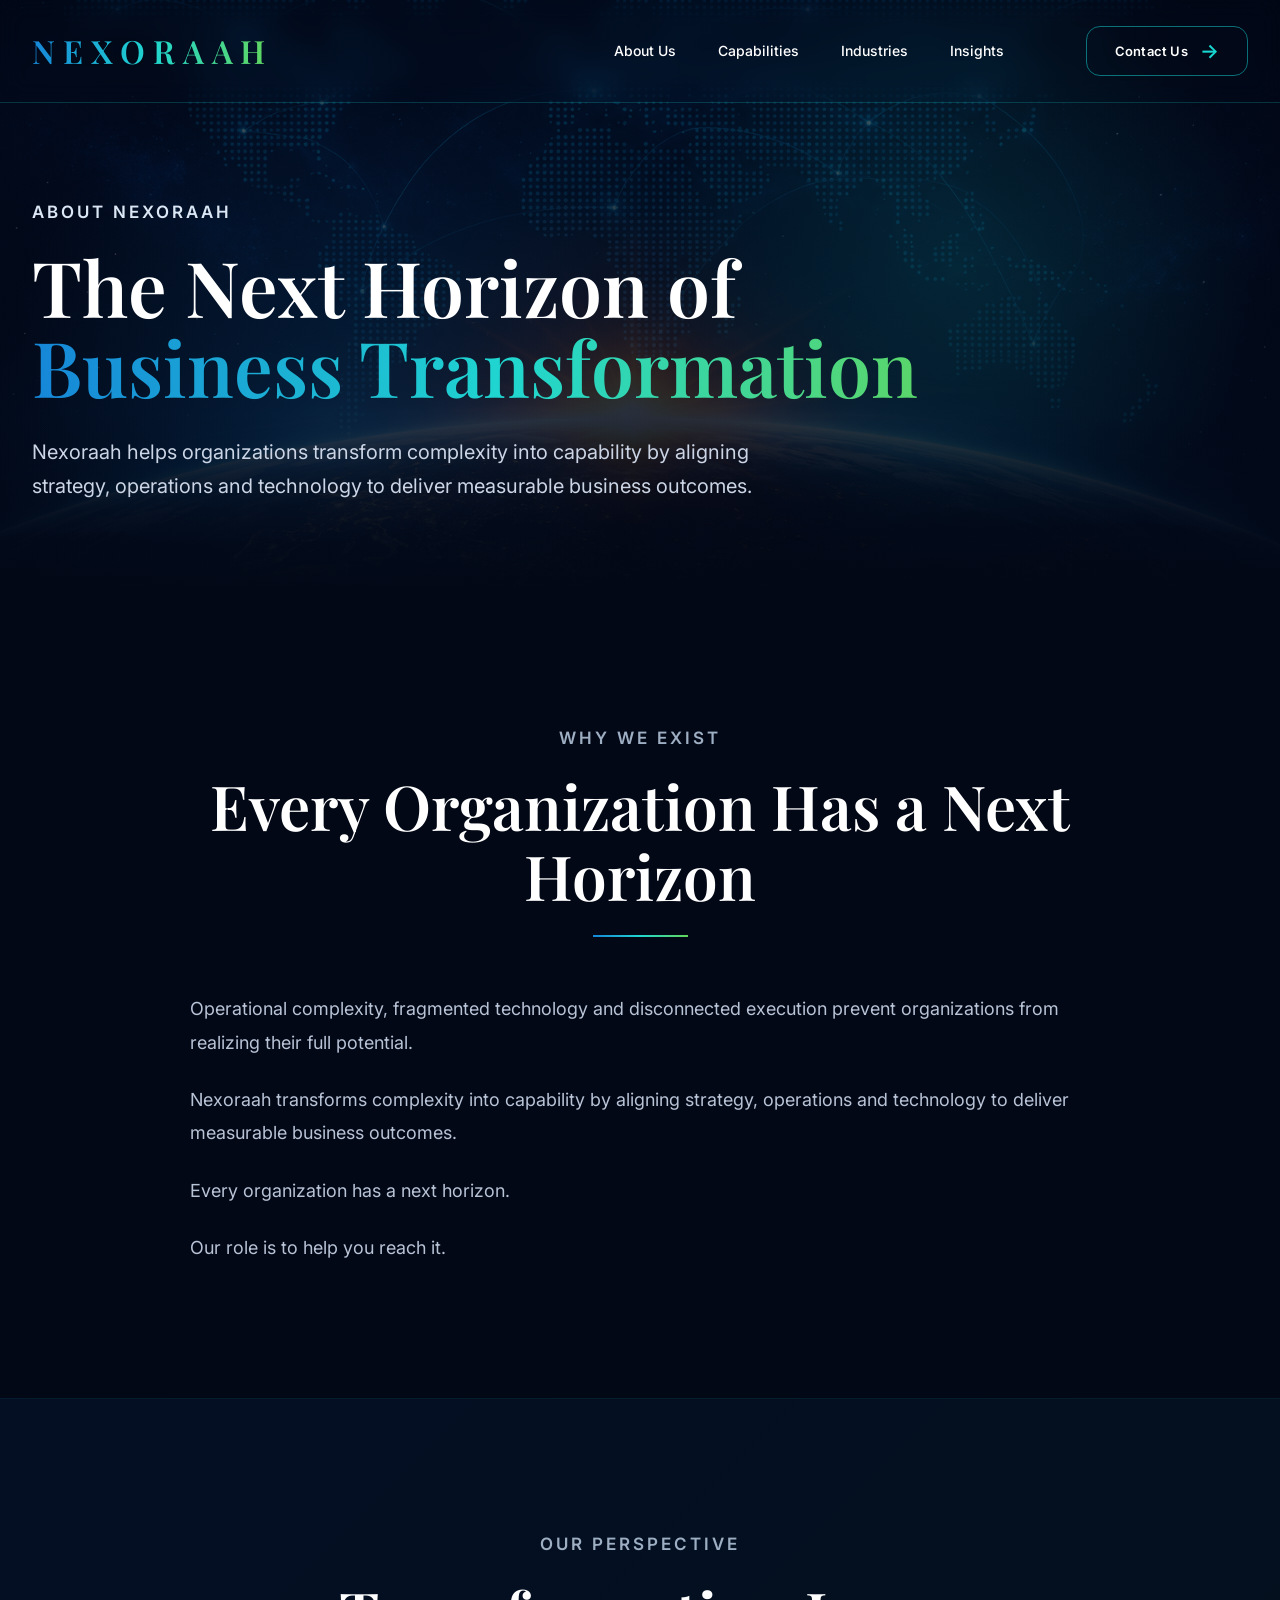
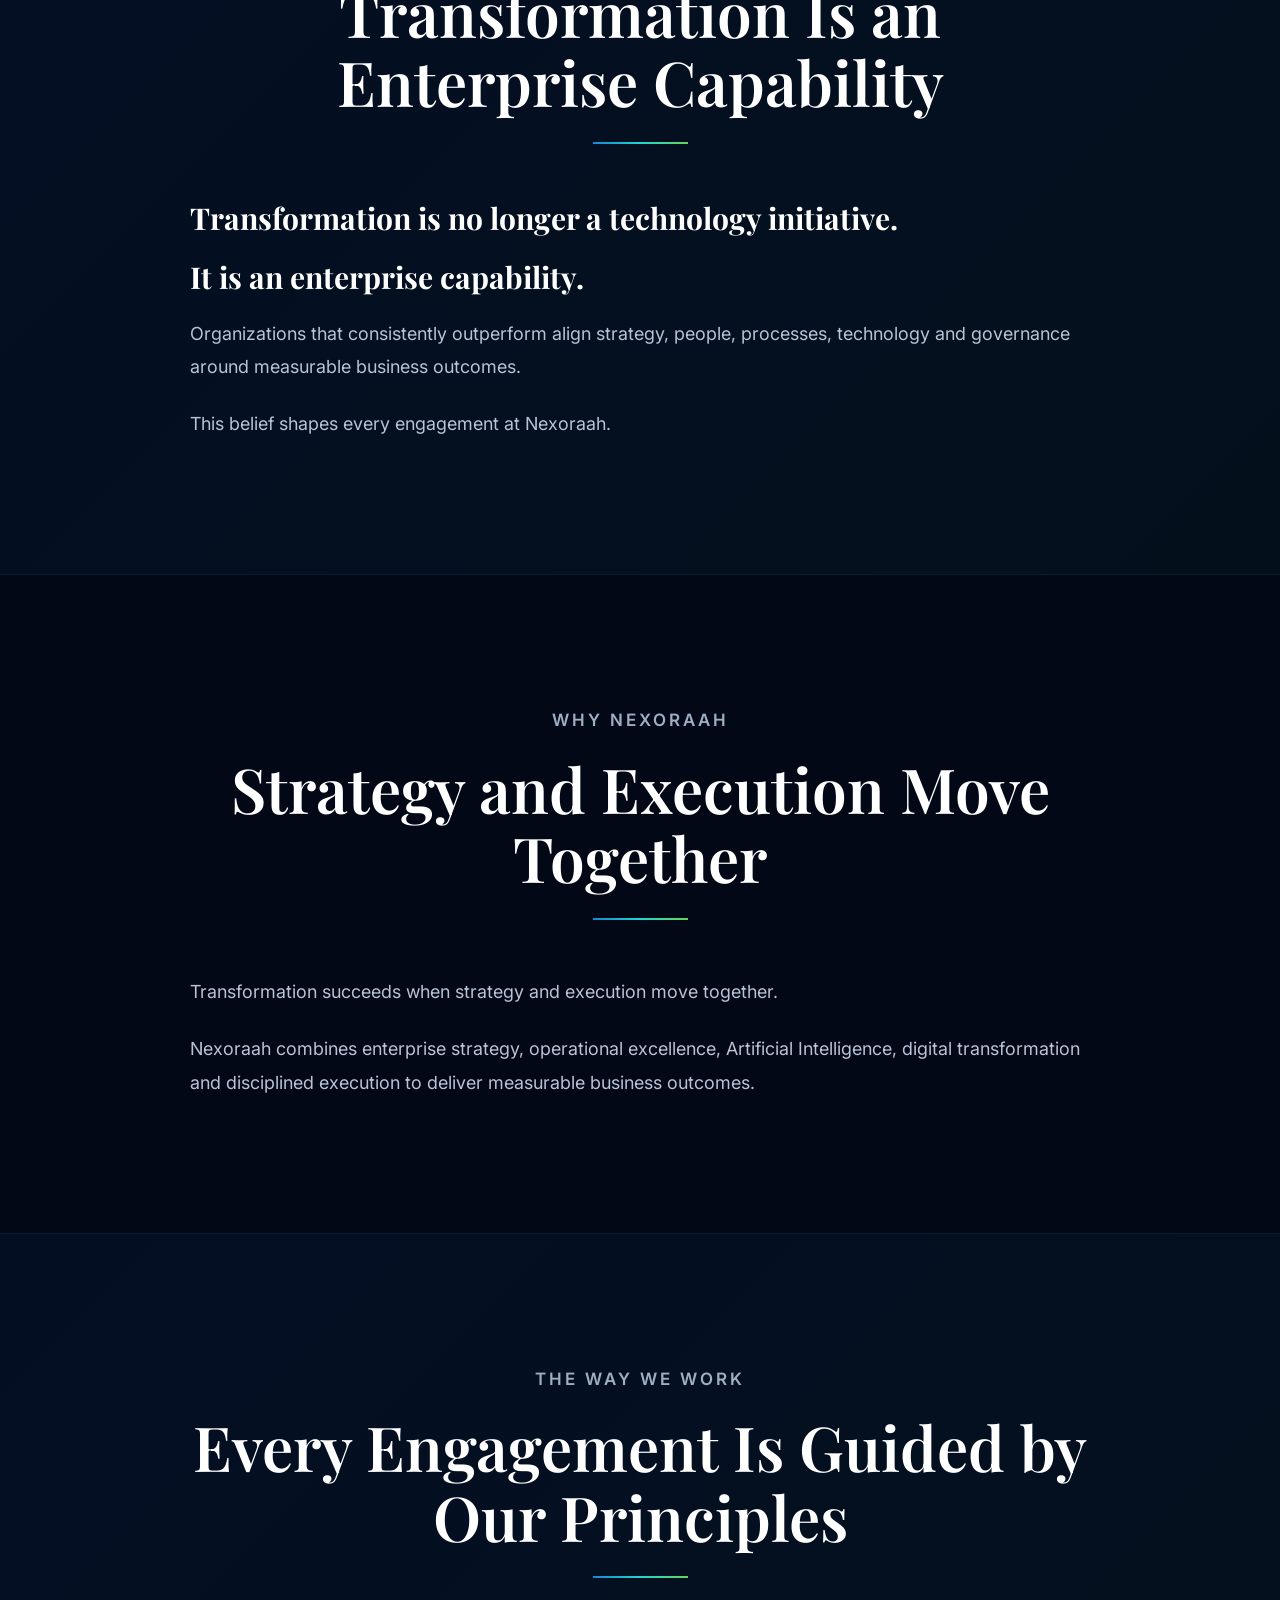
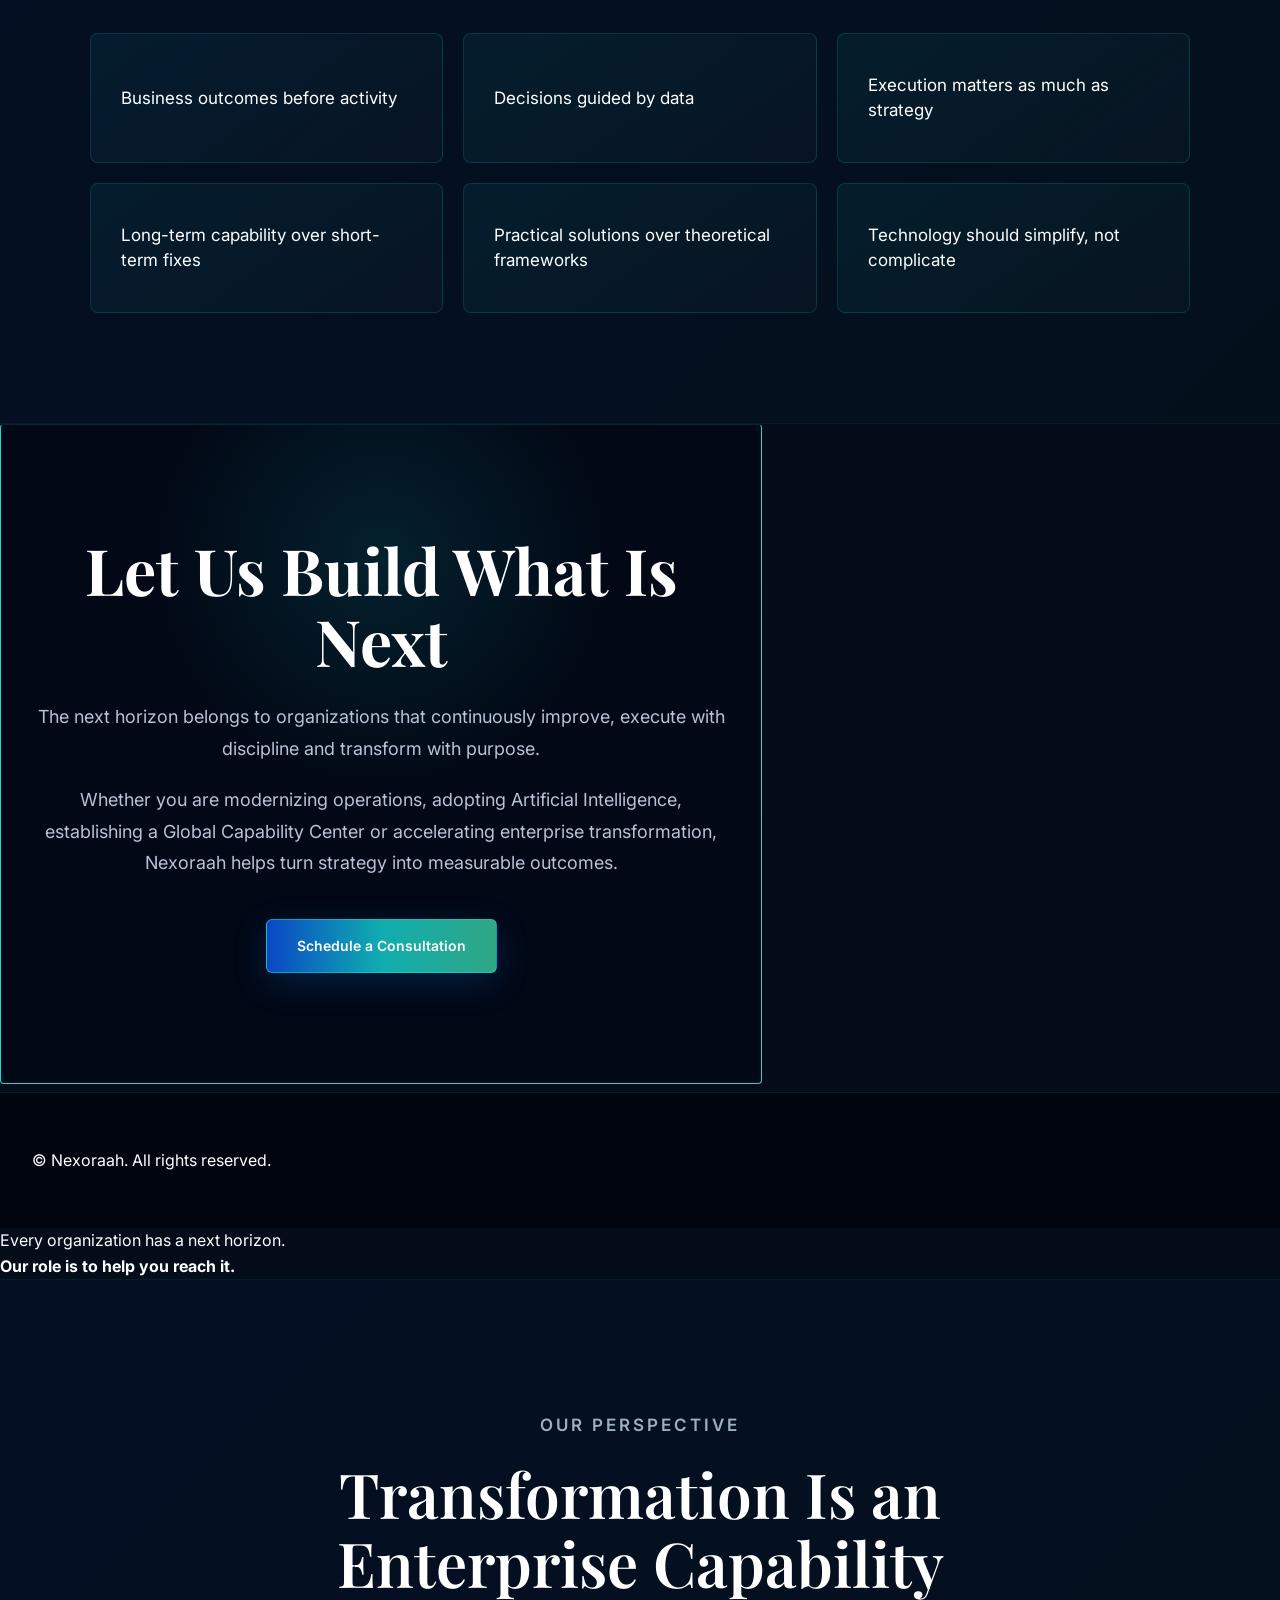
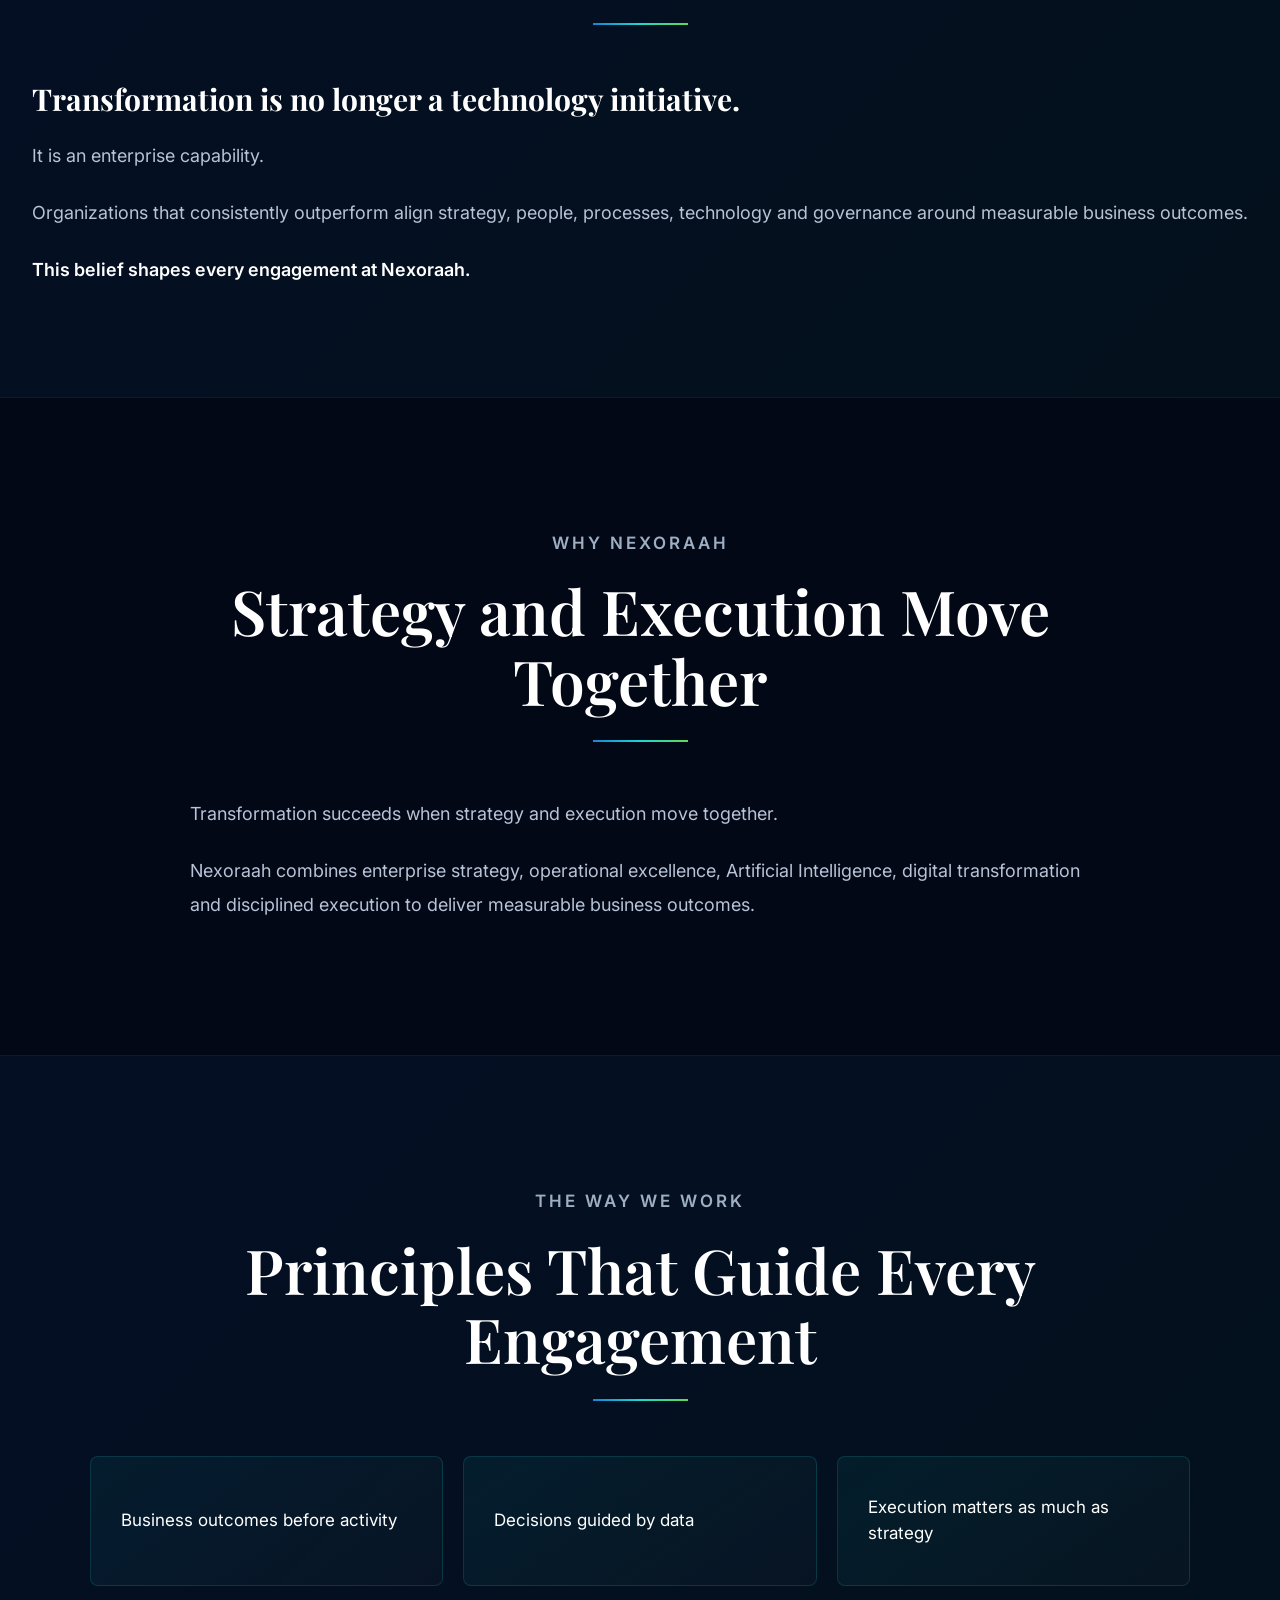
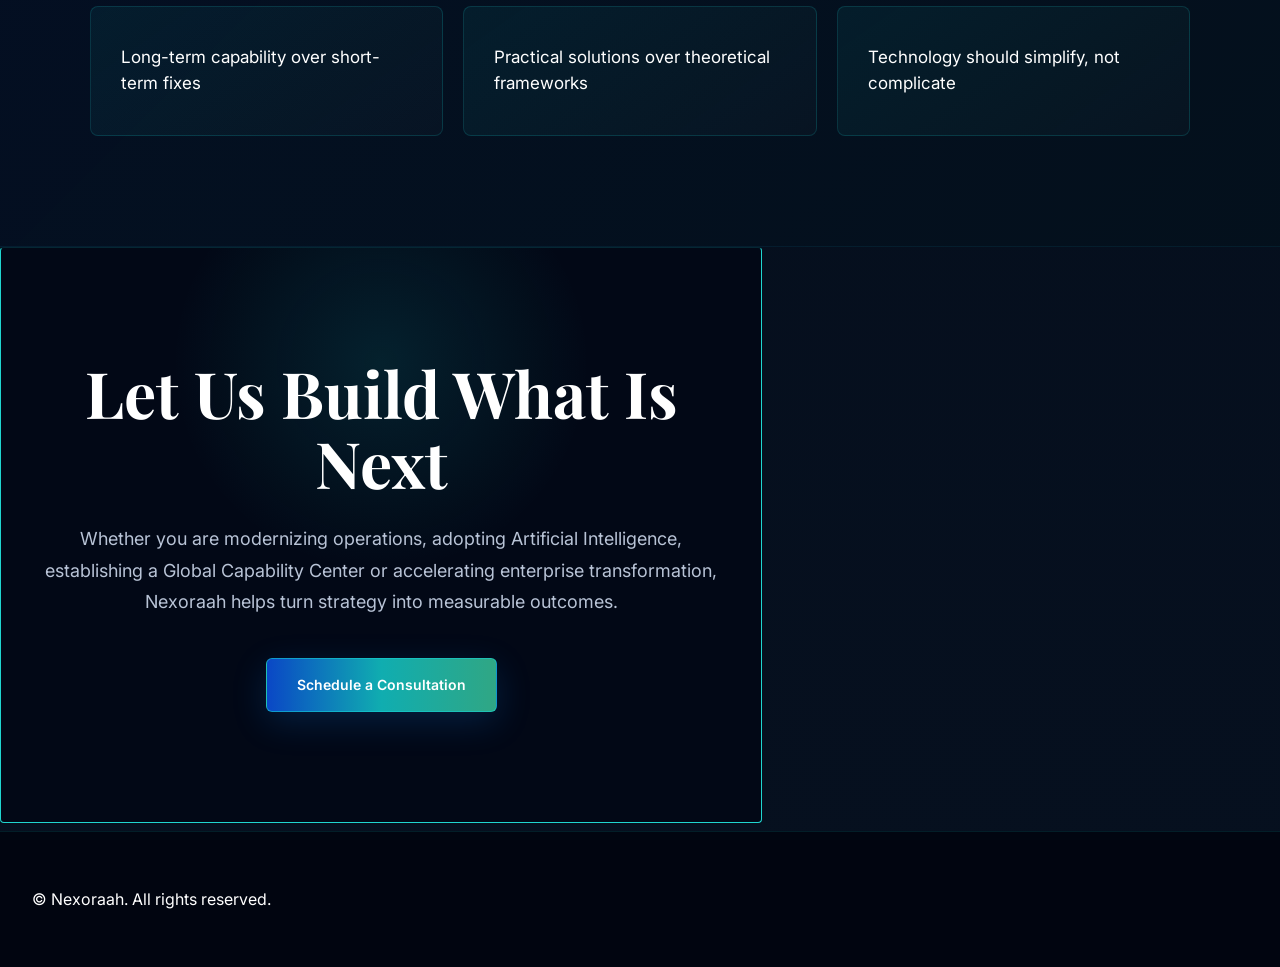
<file: about.html>
<!DOCTYPE html>
<html lang="en">
<head>
  <meta charset="UTF-8">
  <meta name="viewport" content="width=device-width, initial-scale=1.0">
  <title>About Us | Nexoraah</title>
  <link rel="stylesheet" href="style.css">
</head>

<body>

<header class="navbar">
  <div class="container nav-wrapper">
    <a href="index.html" class="brand">NEXORAAH</a>

    <nav>
      <ul>
        <li><a href="about.html">About Us</a></li>
        <li><a href="capabilities.html">Capabilities</a></li>
        <li><a href="industries.html">Industries</a></li>
        <li><a href="insights.html">Insights</a></li>
      </ul>
    </nav>

    <a href="mailto:sales@nexoraah.com" class="contact-btn">
      Contact Us <span>→</span>
    </a>
  </div>
</header>


<main>

<section class="page-hero">
  <div class="container">

    <p class="eyebrow">ABOUT NEXORAAH</p>

    <h1>
      The Next Horizon of
      <span>Business Transformation</span>
    </h1>

    <p>
      Nexoraah helps organizations transform complexity into capability
      by aligning strategy, operations and technology to deliver
      measurable business outcomes.
    </p>

  </div>
</section>


<section class="content-section">

  <div class="container">

    <div class="section-heading">
      <p class="eyebrow">WHY WE EXIST</p>
      <h2>Every Organization Has a Next Horizon</h2>
    </div>

    <div class="single-content">

      <p>
        Operational complexity, fragmented technology and disconnected
        execution prevent organizations from realizing their full potential.
      </p>

      <p>
        Nexoraah transforms complexity into capability by aligning strategy,
        operations and technology to deliver measurable business outcomes.
      </p>

      <p>
        Every organization has a next horizon.
      </p>

      <p>
        Our role is to help you reach it.
      </p>

    </div>

  </div>

</section>


<section class="content-section alternate-section">

  <div class="container">

    <div class="section-heading">
      <p class="eyebrow">OUR PERSPECTIVE</p>
      <h2>Transformation Is an Enterprise Capability</h2>
    </div>

    <div class="single-content">

      <h3>Transformation is no longer a technology initiative.</h3>

      <h3>It is an enterprise capability.</h3>

      <p>
        Organizations that consistently outperform align strategy, people,
        processes, technology and governance around measurable business outcomes.
      </p>

      <p>
        This belief shapes every engagement at Nexoraah.
      </p>

    </div>

  </div>

</section>


<section class="content-section">

  <div class="container">

    <div class="section-heading">
      <p class="eyebrow">WHY NEXORAAH</p>
      <h2>Strategy and Execution Move Together</h2>
    </div>

    <div class="single-content">

      <p>
        Transformation succeeds when strategy and execution move together.
      </p>

      <p>
        Nexoraah combines enterprise strategy, operational excellence,
        Artificial Intelligence, digital transformation and disciplined
        execution to deliver measurable business outcomes.
      </p>

    </div>

  </div>

</section>


<section class="content-section alternate-section">

  <div class="container">

    <div class="section-heading">
      <p class="eyebrow">THE WAY WE WORK</p>
      <h2>Every Engagement Is Guided by Our Principles</h2>
    </div>

    <div class="principles-grid">

      <div class="principle-card">
        Business outcomes before activity
      </div>

      <div class="principle-card">
        Decisions guided by data
      </div>

      <div class="principle-card">
        Execution matters as much as strategy
      </div>

      <div class="principle-card">
        Long-term capability over short-term fixes
      </div>

      <div class="principle-card">
        Practical solutions over theoretical frameworks
      </div>

      <div class="principle-card">
        Technology should simplify, not complicate
      </div>

    </div>

  </div>

</section>


<section class="contact-cta">

  <div class="container">

    <h2>Let Us Build What Is Next</h2>

    <p>
      The next horizon belongs to organizations that continuously improve,
      execute with discipline and transform with purpose.
    </p>

    <p>
      Whether you are modernizing operations, adopting Artificial Intelligence,
      establishing a Global Capability Center or accelerating enterprise
      transformation, Nexoraah helps turn strategy into measurable outcomes.
    </p>

    <a href="mailto:sales@nexoraah.com" class="primary-button">
      Schedule a Consultation
    </a>

  </div>

</section>

</main>


<footer>

  <div class="container">

    <p>© Nexoraah. All rights reserved.</p>

  </div>

</footer>

</body>
</html>            <p>Every organization has a next horizon.</p>
            <strong>Our role is to help you reach it.</strong>
          </div>
        </div>
      </div>
    </section>

    <section class="content-section alternate-section">
      <div class="container">
        <div class="section-heading">
          <p class="eyebrow">OUR PERSPECTIVE</p>
          <h2>Transformation Is an Enterprise Capability</h2>
        </div>

        <div class="perspective-content">
          <h3>Transformation is no longer a technology initiative.</h3>

          <p>
            It is an enterprise capability.
          </p>

          <p>
            Organizations that consistently outperform align strategy, people,
            processes, technology and governance around measurable business outcomes.
          </p>

          <p>
            This belief shapes every engagement at Nexoraah.
          </p>
        </div>
      </div>
    </section>

    <section class="content-section">
      <div class="container">
        <div class="section-heading">
          <p class="eyebrow">WHY NEXORAAH</p>
          <h2>Strategy and Execution Move Together</h2>
        </div>

        <div class="single-content">
          <p>
            Transformation succeeds when strategy and execution move together.
          </p>

          <p>
            Nexoraah combines enterprise strategy, operational excellence,
            Artificial Intelligence, digital transformation and disciplined
            execution to deliver measurable business outcomes.
          </p>
        </div>
      </div>
    </section>

    <section class="content-section alternate-section">
      <div class="container">
        <div class="section-heading">
          <p class="eyebrow">THE WAY WE WORK</p>
          <h2>Principles That Guide Every Engagement</h2>
        </div>

        <div class="principles-grid">
          <div class="principle-card">Business outcomes before activity</div>
          <div class="principle-card">Decisions guided by data</div>
          <div class="principle-card">Execution matters as much as strategy</div>
          <div class="principle-card">Long-term capability over short-term fixes</div>
          <div class="principle-card">Practical solutions over theoretical frameworks</div>
          <div class="principle-card">Technology should simplify, not complicate</div>
        </div>
      </div>
    </section>

    <section class="contact-cta">
      <div class="container">
        <h2>Let Us Build What Is Next</h2>

        <p>
          Whether you are modernizing operations, adopting Artificial Intelligence,
          establishing a Global Capability Center or accelerating enterprise
          transformation, Nexoraah helps turn strategy into measurable outcomes.
        </p>

        <a href="mailto:sales@nexoraah.com" class="primary-button">
          Schedule a Consultation
        </a>
      </div>
    </section>

  </main>

  <footer>
    <div class="container">
      <p>© Nexoraah. All rights reserved.</p>
    </div>
  </footer>

</body>
</html>
</file>
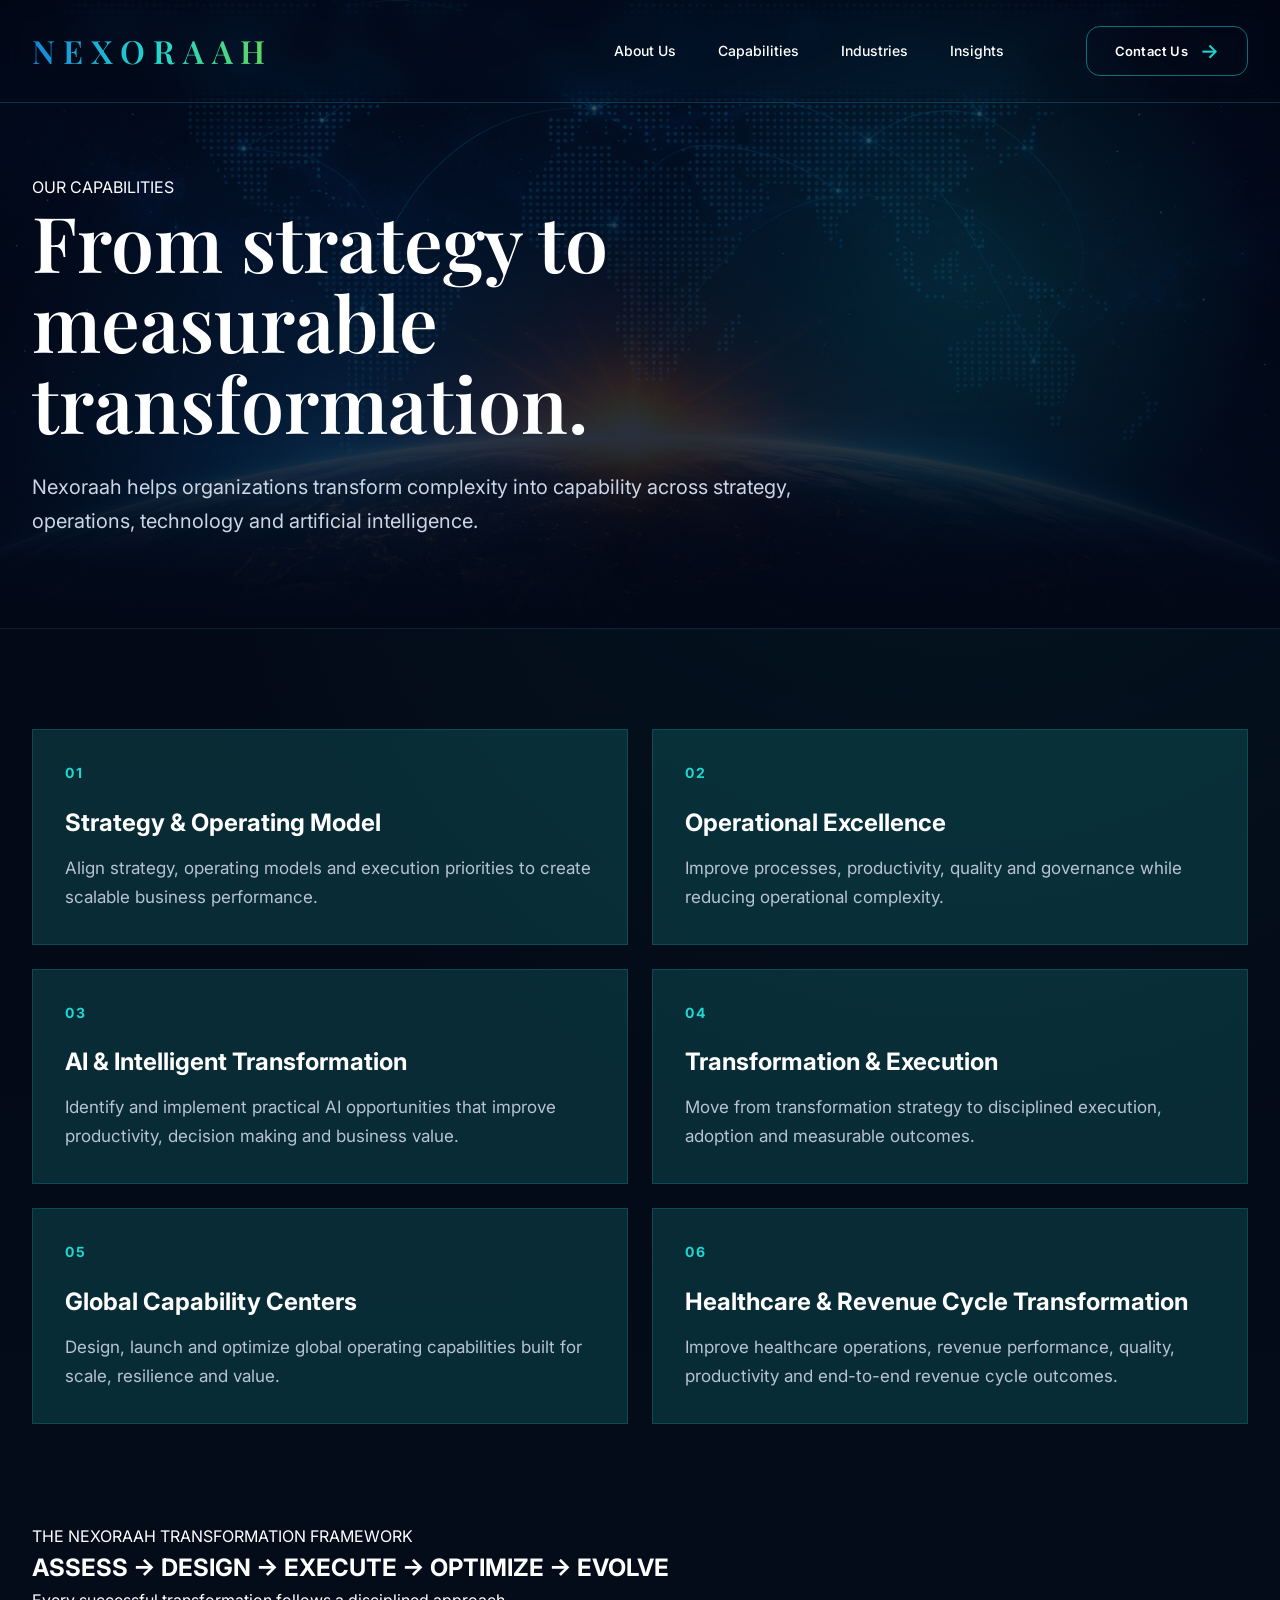
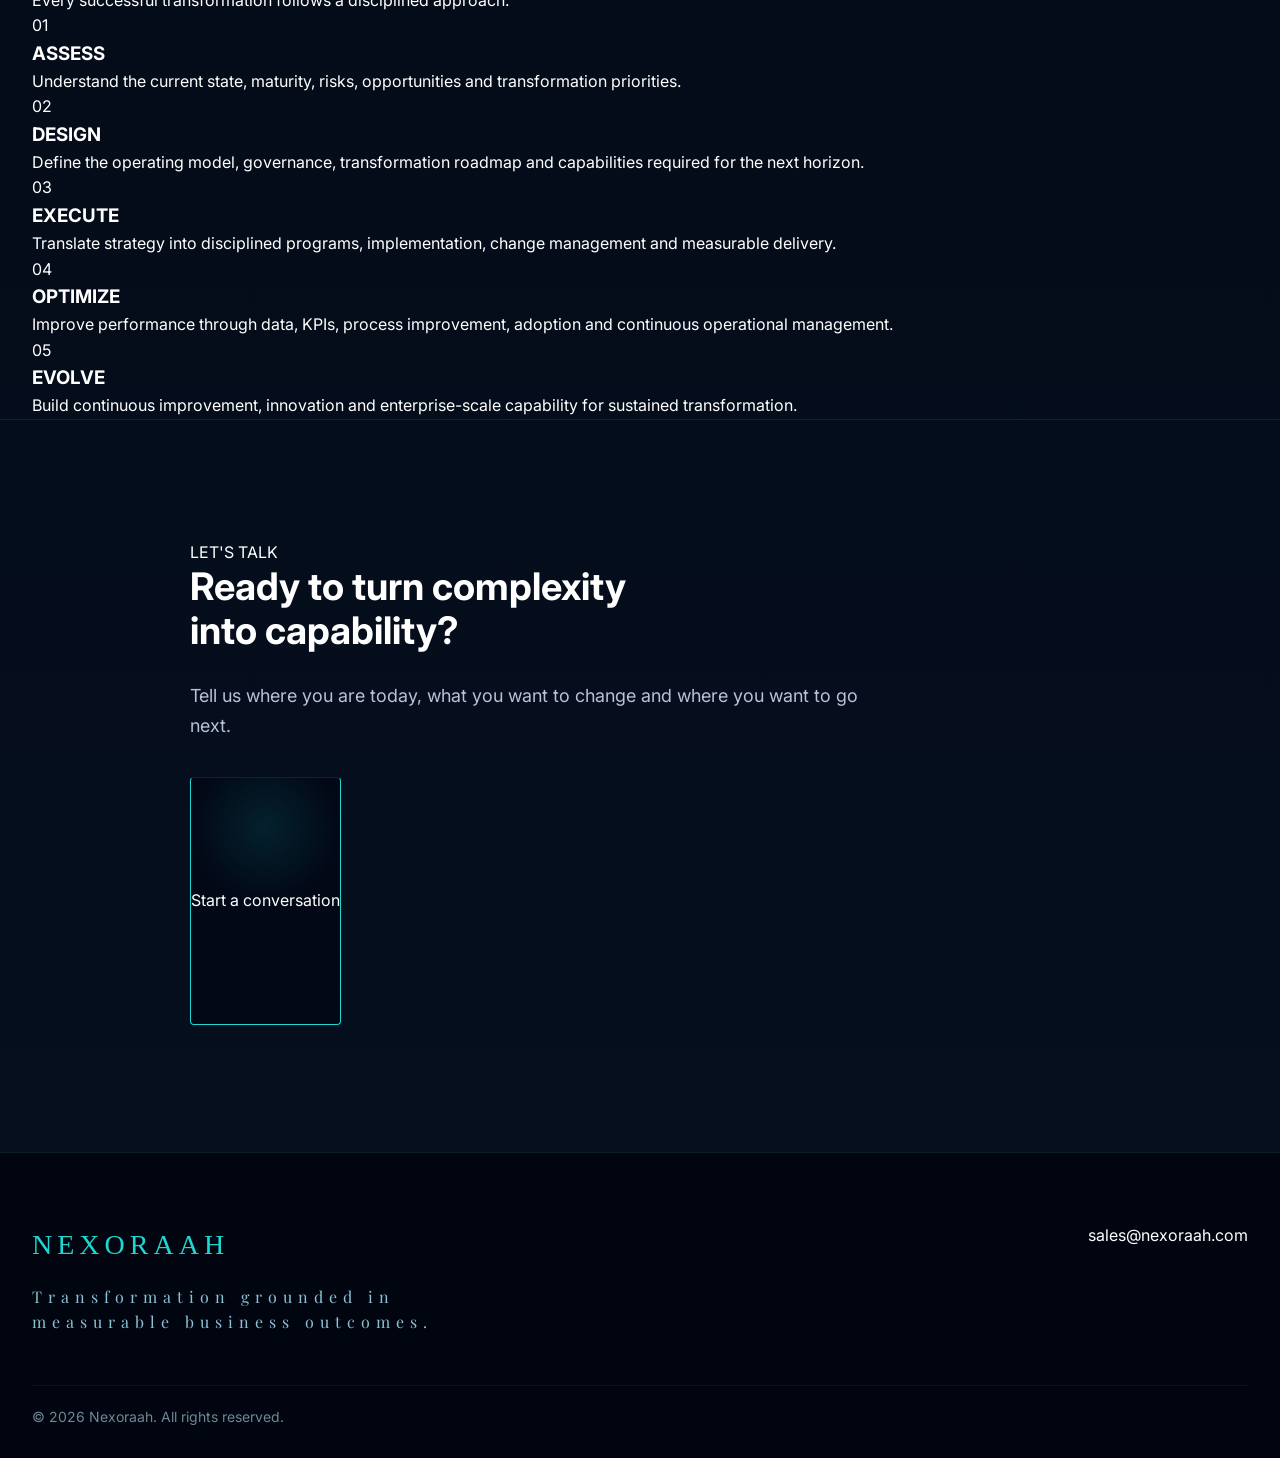
<file: capabilities.html>
<!DOCTYPE html>
<html lang="en">

<head>
<meta charset="UTF-8">
<meta name="viewport" content="width=device-width, initial-scale=1.0">

<title>Capabilities | Nexoraah</title>

<meta name="description" content="Nexoraah capabilities across strategy, operational excellence, artificial intelligence, transformation and execution.">

<link rel="stylesheet" href="style.css">

<link rel="preconnect" href="https://fonts.googleapis.com">
<link rel="preconnect" href="https://fonts.gstatic.com" crossorigin>

<link href="https://fonts.googleapis.com/css2?family=Inter:wght@300;400;500;600;700&family=Playfair+Display:wght@600;700&display=swap" rel="stylesheet">

</head>

<body>

<header class="navbar">
  <div class="container nav-wrapper">
    <a href="index.html" class="brand">NEXORAAH</a>

    <nav>
      <ul>
        <li><a href="about.html">About Us</a></li>
        <li><a href="capabilities.html">Capabilities</a></li>
        <li><a href="industries.html">Industries</a></li>
        <li><a href="insights.html">Insights</a></li>
      </ul>
    </nav>

    <a href="mailto:sales@nexoraah.com" class="contact-btn">
      Contact Us <span>→</span>
    </a>
  </div>
</header>

<main>

<section class="page-hero">

<div class="container">

<div class="section-label">OUR CAPABILITIES</div>

<h1>From strategy to measurable transformation.</h1>

<p>
Nexoraah helps organizations transform complexity into capability
across strategy, operations, technology and artificial intelligence.
</p>

</div>

</section>


<section class="capabilities-section">

<div class="container">

<div class="capabilities-grid">

<div class="capability-card">
<div class="capability-number">01</div>
<h3>Strategy &amp; Operating Model</h3>
<p>
Align strategy, operating models and execution priorities
to create scalable business performance.
</p>
</div>

<div class="capability-card">
<div class="capability-number">02</div>
<h3>Operational Excellence</h3>
<p>
Improve processes, productivity, quality and governance
while reducing operational complexity.
</p>
</div>

<div class="capability-card">
<div class="capability-number">03</div>
<h3>AI &amp; Intelligent Transformation</h3>
<p>
Identify and implement practical AI opportunities that
improve productivity, decision making and business value.
</p>
</div>

<div class="capability-card">
<div class="capability-number">04</div>
<h3>Transformation &amp; Execution</h3>
<p>
Move from transformation strategy to disciplined execution,
adoption and measurable outcomes.
</p>
</div>

<div class="capability-card">
<div class="capability-number">05</div>
<h3>Global Capability Centers</h3>
<p>
Design, launch and optimize global operating capabilities
built for scale, resilience and value.
</p>
</div>

<div class="capability-card">
<div class="capability-number">06</div>
<h3>Healthcare &amp; Revenue Cycle Transformation</h3>
<p>
Improve healthcare operations, revenue performance, quality,
productivity and end-to-end revenue cycle outcomes.
</p>
</div>

</div>

</div>

</section>


<section class="framework-section">

<div class="container">

<div class="section-label">THE NEXORAAH TRANSFORMATION FRAMEWORK</div>

<h2>ASSESS → DESIGN → EXECUTE → OPTIMIZE → EVOLVE</h2>

<p>
Every successful transformation follows a disciplined approach.
</p>

<div class="framework-grid">

<div class="framework-item">
<span>01</span>
<h3>ASSESS</h3>
<p>
Understand the current state, maturity, risks, opportunities
and transformation priorities.
</p>
</div>

<div class="framework-item">
<span>02</span>
<h3>DESIGN</h3>
<p>
Define the operating model, governance, transformation roadmap
and capabilities required for the next horizon.
</p>
</div>

<div class="framework-item">
<span>03</span>
<h3>EXECUTE</h3>
<p>
Translate strategy into disciplined programs, implementation,
change management and measurable delivery.
</p>
</div>

<div class="framework-item">
<span>04</span>
<h3>OPTIMIZE</h3>
<p>
Improve performance through data, KPIs, process improvement,
adoption and continuous operational management.
</p>
</div>

<div class="framework-item">
<span>05</span>
<h3>EVOLVE</h3>
<p>
Build continuous improvement, innovation and enterprise-scale
capability for sustained transformation.
</p>
</div>

</div>

</div>

</section>


<section class="contact-section">

<div class="container contact-content">

<div class="section-label">LET'S TALK</div>

<h2>Ready to turn complexity<br>into capability?</h2>

<p>
Tell us where you are today, what you want to change
and where you want to go next.
</p>

<a href="contact.html" class="contact-cta">
Start a conversation
</a>

</div>

</section>

</main>


<footer class="site-footer">

<div class="container footer-content">

<div class="footer-brand">
<div class="footer-logo">NEXORAAH</div>
<p>Transformation grounded in measurable business outcomes.</p>
</div>

<div class="footer-contact">
<a href="mailto:sales@nexoraah.com">sales@nexoraah.com</a>
</div>

</div>

<div class="container footer-bottom">
<p>© 2026 Nexoraah. All rights reserved.</p>
</div>

</footer>

</body>
</html>
</file>
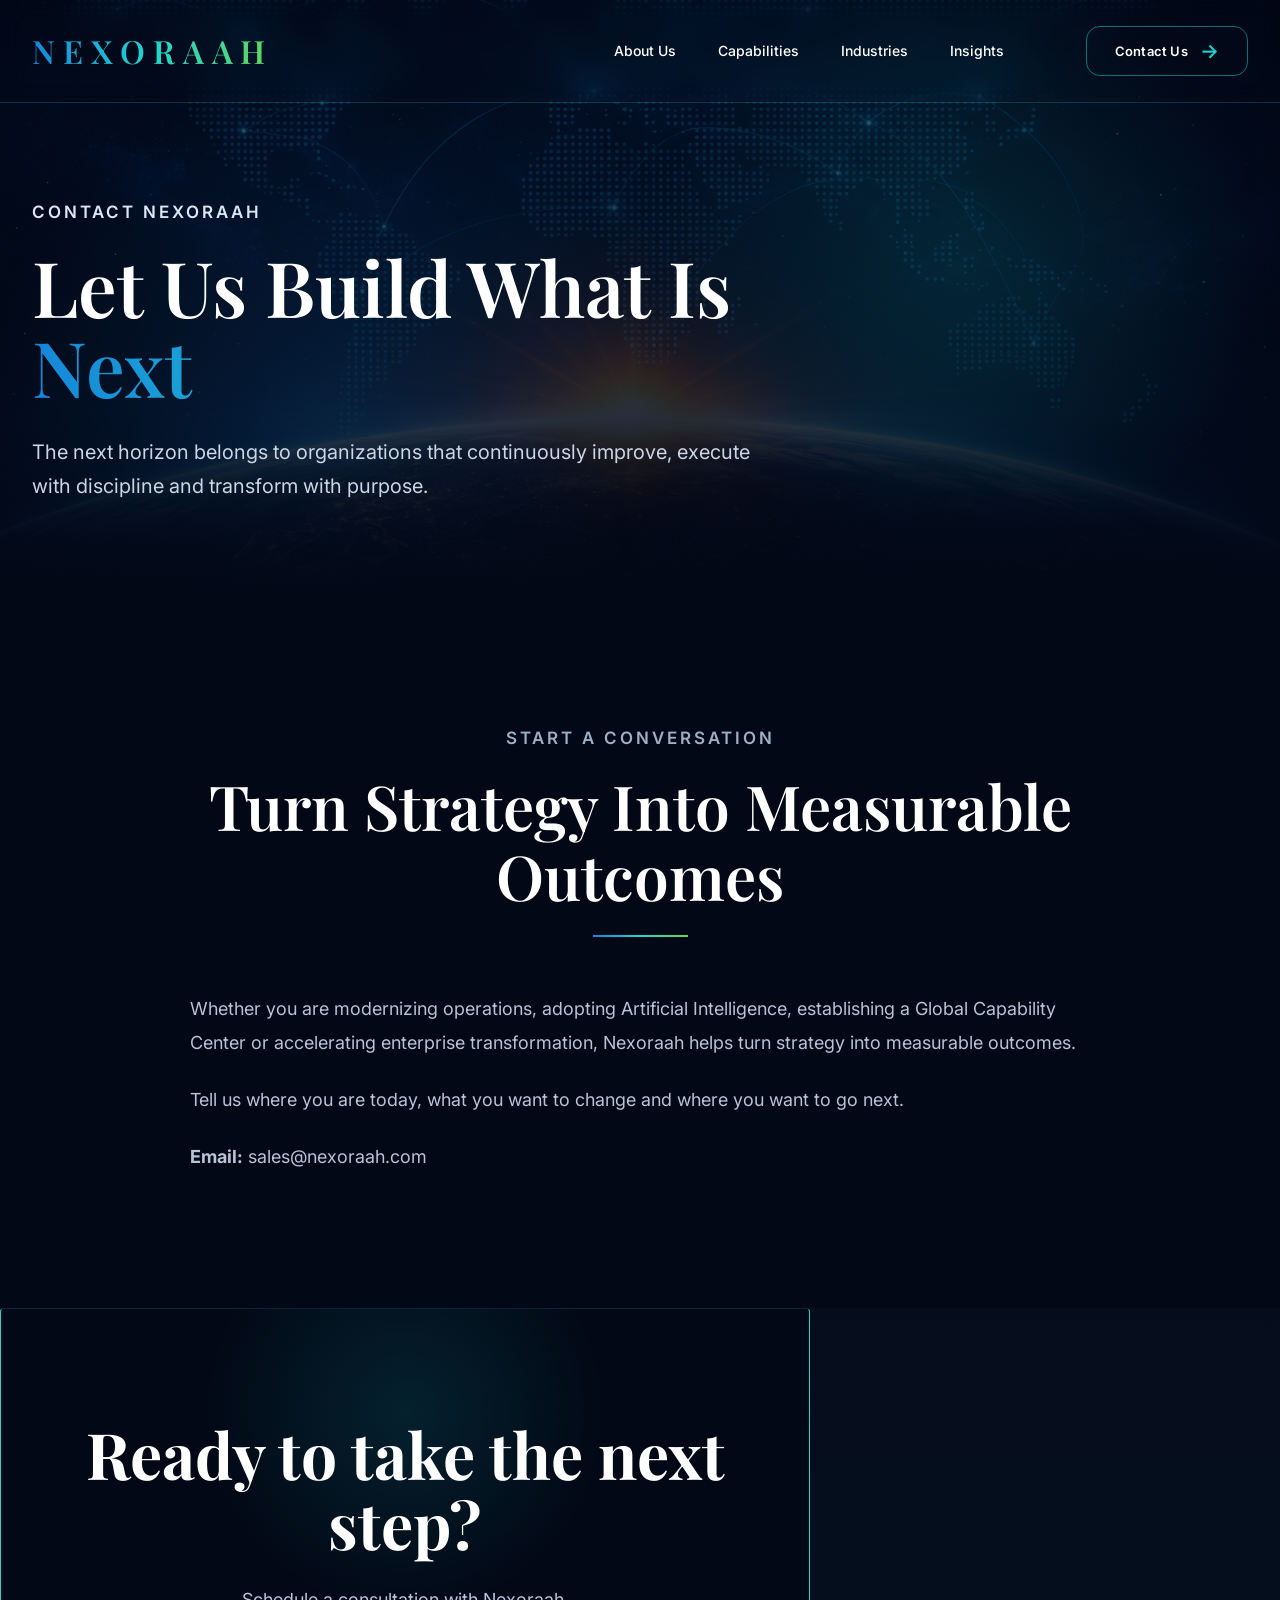
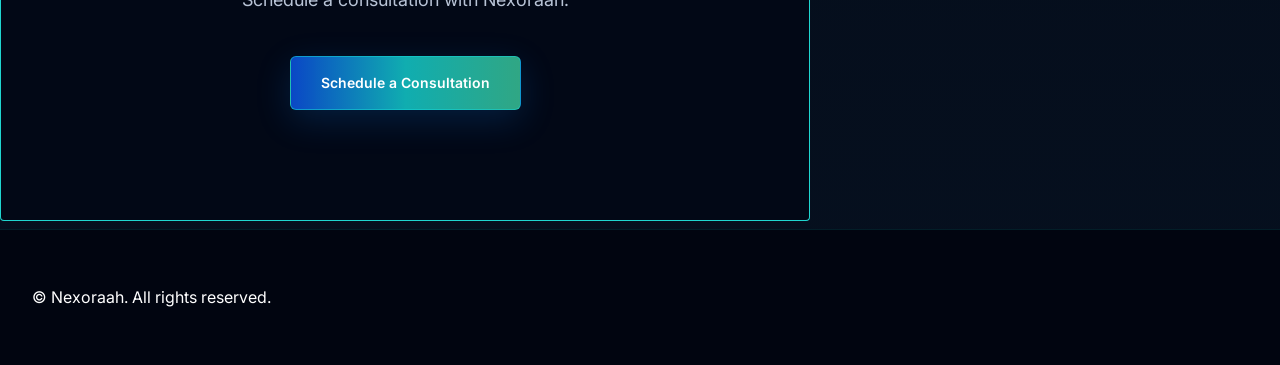
<file: contact.html>
<!DOCTYPE html>
<html lang="en">
<head>
  <meta charset="UTF-8">
  <meta name="viewport" content="width=device-width, initial-scale=1.0">
  <title>Contact | Nexoraah</title>
  <link rel="stylesheet" href="style.css">
</head>

<body>

<header class="navbar">
  <div class="container nav-wrapper">
    <a href="index.html" class="brand">NEXORAAH</a>

    <nav>
      <ul>
        <li><a href="about.html">About Us</a></li>
        <li><a href="capabilities.html">Capabilities</a></li>
        <li><a href="industries.html">Industries</a></li>
        <li><a href="insights.html">Insights</a></li>
      </ul>
    </nav>

    <a href="mailto:sales@nexoraah.com" class="contact-btn">
      Contact Us <span>→</span>
    </a>
  </div>
</header>

<main>

<section class="page-hero">

  <div class="container">

    <p class="eyebrow">CONTACT NEXORAAH</p>

    <h1>
      Let Us Build What Is
      <span>Next</span>
    </h1>

    <p>
      The next horizon belongs to organizations that continuously improve,
      execute with discipline and transform with purpose.
    </p>

  </div>

</section>


<section class="content-section">

  <div class="container">

    <div class="section-heading">
      <p class="eyebrow">START A CONVERSATION</p>
      <h2>Turn Strategy Into Measurable Outcomes</h2>
    </div>

    <div class="single-content">

      <p>
        Whether you are modernizing operations, adopting Artificial Intelligence,
        establishing a Global Capability Center or accelerating enterprise
        transformation, Nexoraah helps turn strategy into measurable outcomes.
      </p>

      <p>
        Tell us where you are today, what you want to change and where you
        want to go next.
      </p>

      <p>
        <strong>Email:</strong>
        <a href="mailto:sales@nexoraah.com">sales@nexoraah.com</a>
      </p>

    </div>

  </div>

</section>


<section class="contact-cta">

  <div class="container">

    <h2>Ready to take the next step?</h2>

    <p>
      Schedule a consultation with Nexoraah.
    </p>

    <a href="mailto:sales@nexoraah.com" class="primary-button">
      Schedule a Consultation
    </a>

  </div>

</section>

</main>


<footer>

  <div class="container">

    <p>© Nexoraah. All rights reserved.</p>

  </div>

</footer>

</body>
</html>
</file>
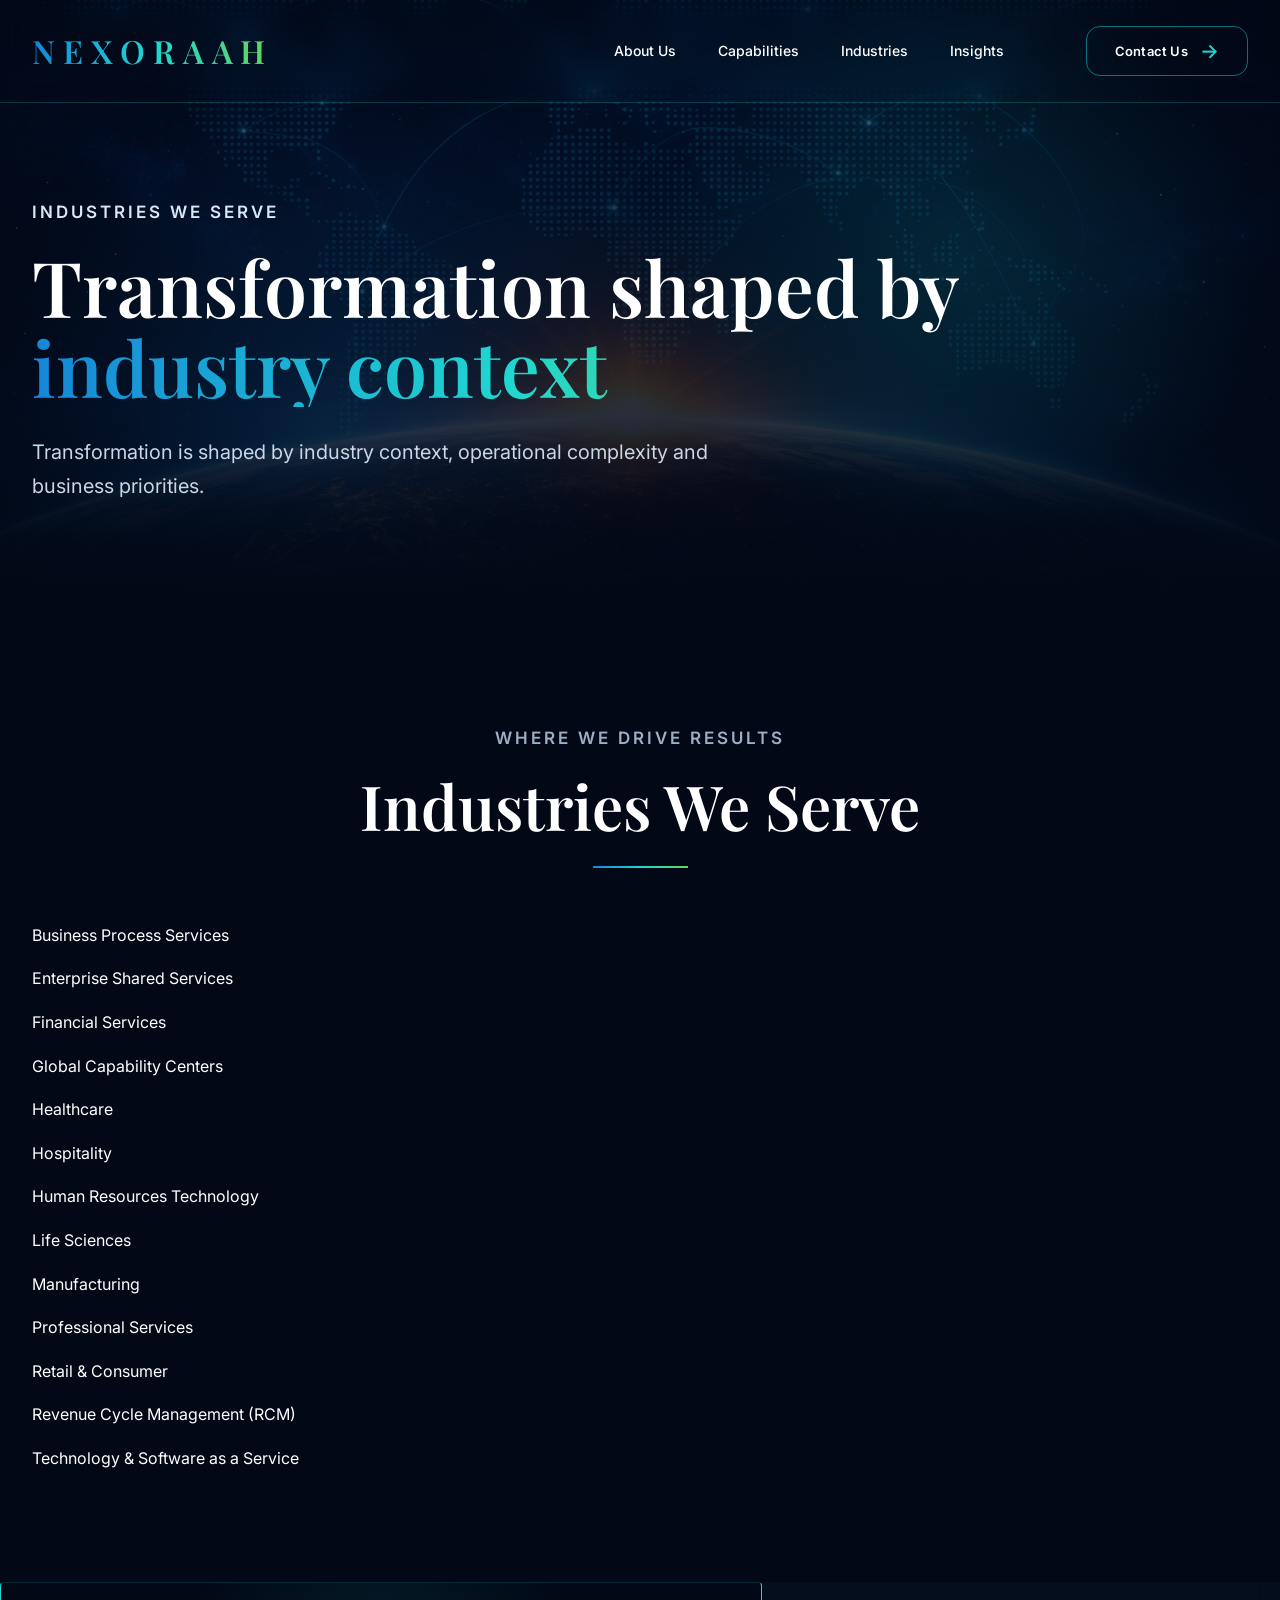
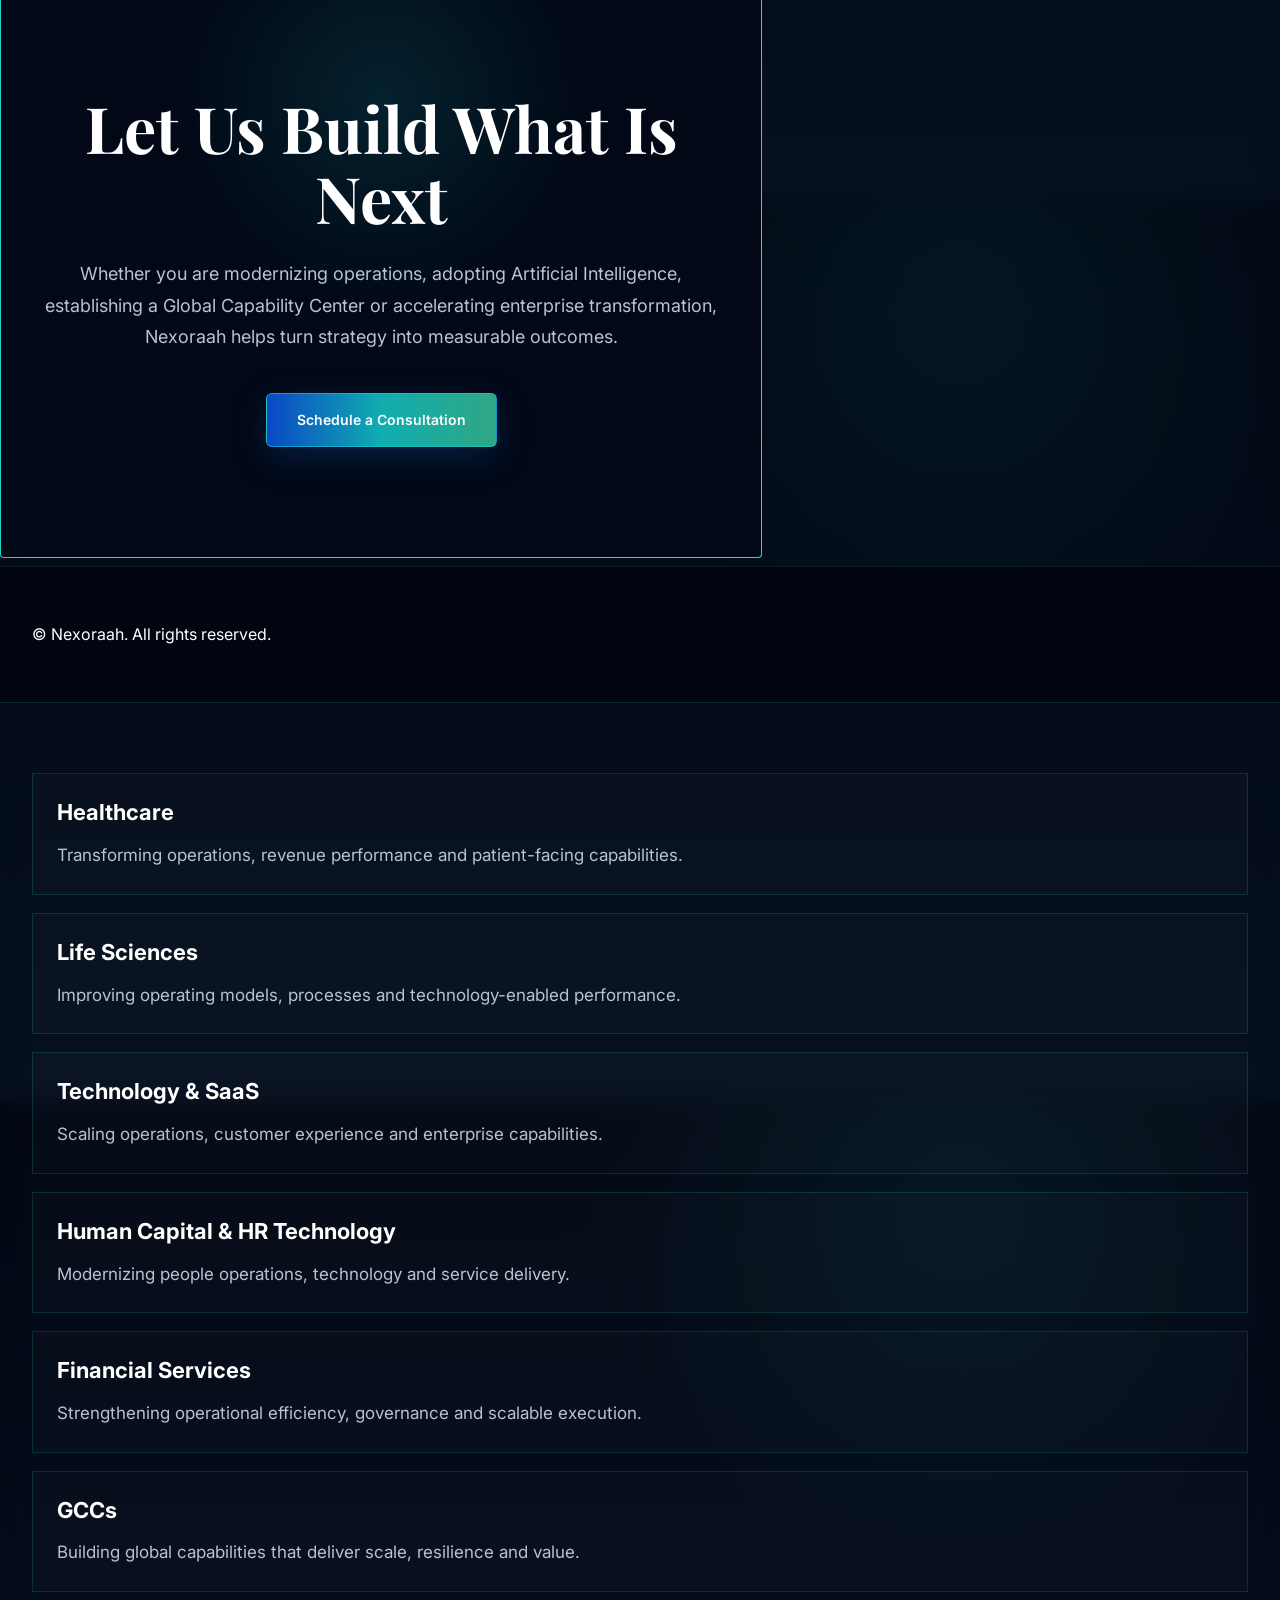
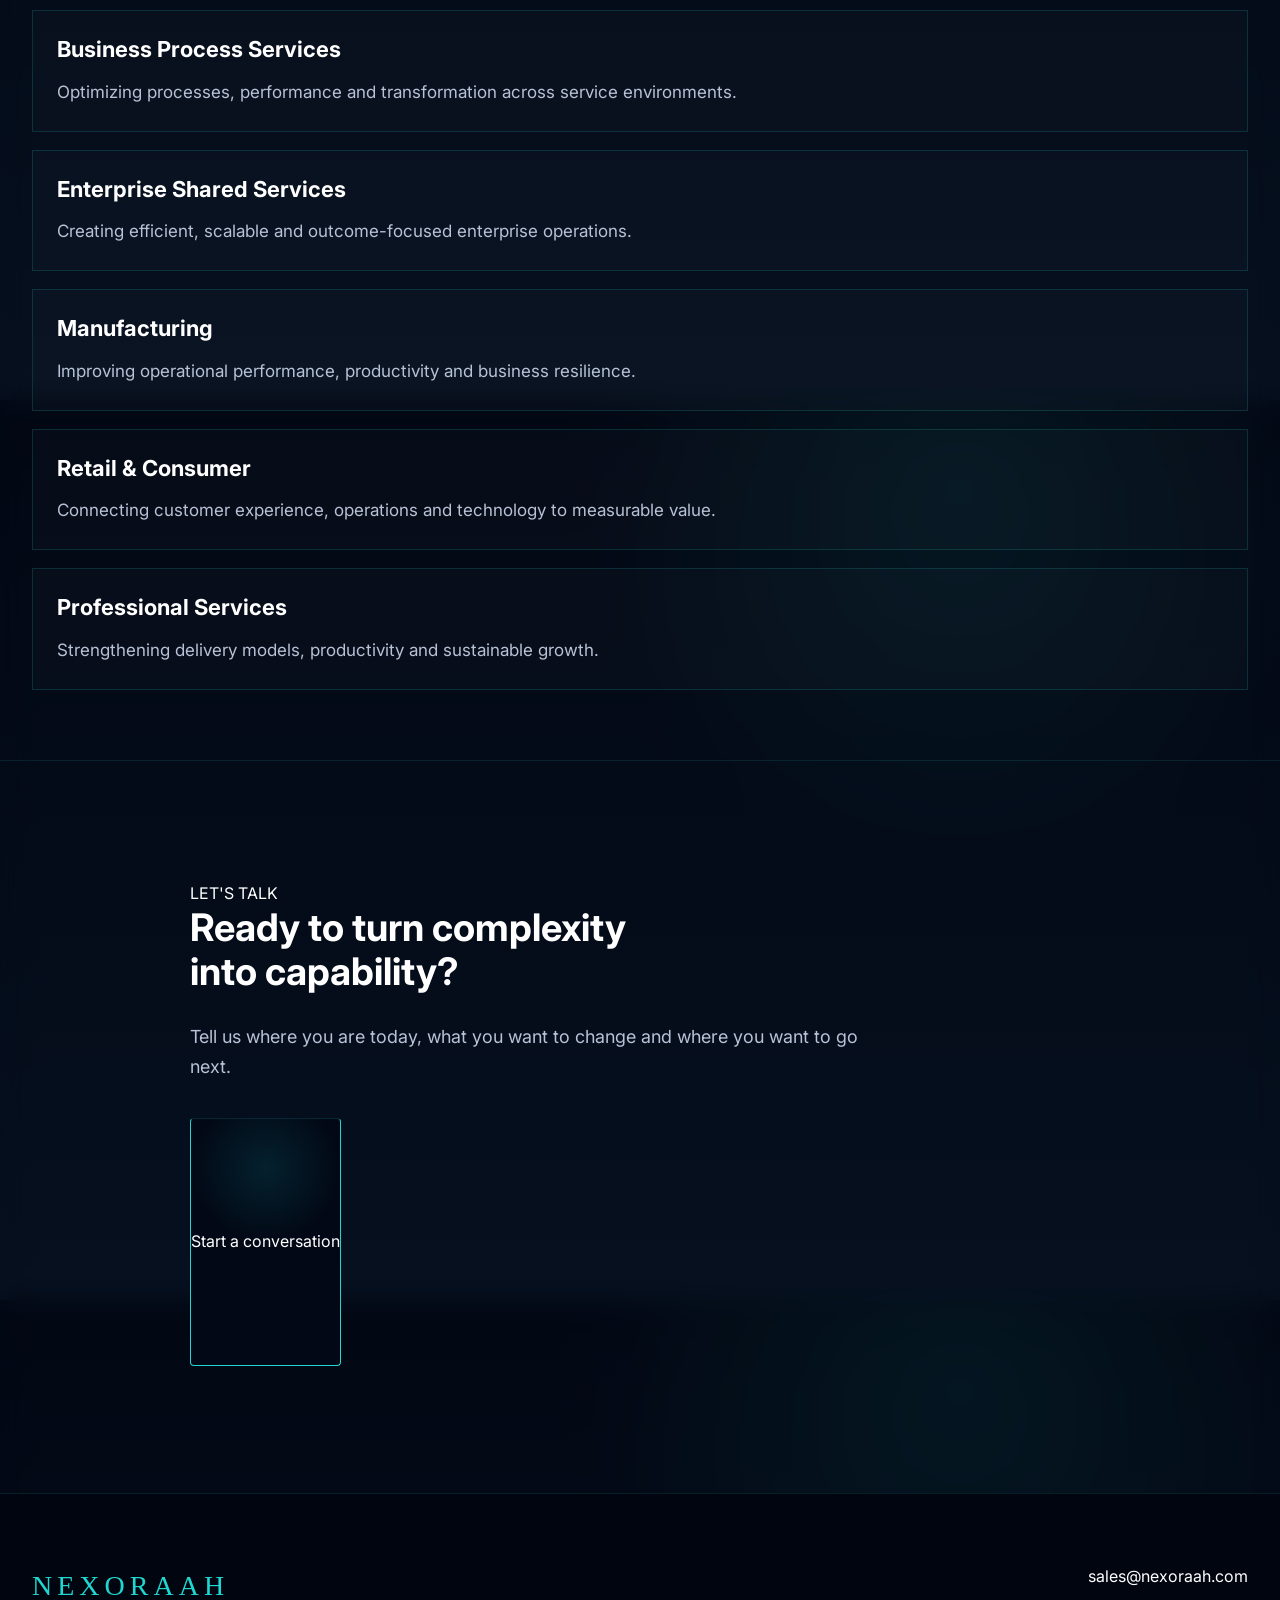
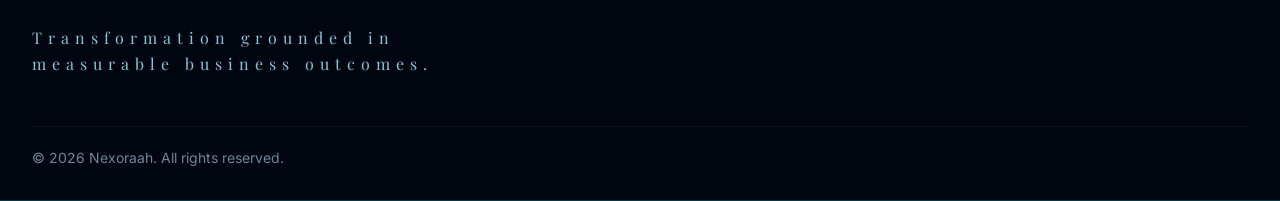
<file: industries.html>
<!DOCTYPE html>
<html lang="en">
<head>
  <meta charset="UTF-8">
  <meta name="viewport" content="width=device-width, initial-scale=1.0">
  <title>Industries | Nexoraah</title>
  <link rel="stylesheet" href="style.css">
</head>

<body>

<header class="navbar">
<header class="navbar">
  <div class="container nav-wrapper">
    <a href="index.html" class="brand">NEXORAAH</a>

    <nav>
      <ul>
        <li><a href="about.html">About Us</a></li>
        <li><a href="capabilities.html">Capabilities</a></li>
        <li><a href="industries.html">Industries</a></li>
        <li><a href="insights.html">Insights</a></li>
      </ul>
    </nav>

    <a href="mailto:sales@nexoraah.com" class="contact-btn">
      Contact Us <span>→</span>
    </a>
  </div>
</header>


<main>

<section class="page-hero">

  <div class="container">

    <p class="eyebrow">INDUSTRIES WE SERVE</p>

    <h1>
      Transformation shaped by
      <span>industry context</span>
    </h1>

    <p>
      Transformation is shaped by industry context, operational complexity
      and business priorities.
    </p>

  </div>

</section>


<section class="content-section">

  <div class="container">

    <div class="section-heading">

      <p class="eyebrow">WHERE WE DRIVE RESULTS</p>

      <h2>Industries We Serve</h2>

    </div>


    <div class="industries-grid">

      <div class="industry-card">
        Business Process Services
      </div>

      <div class="industry-card">
        Enterprise Shared Services
      </div>

      <div class="industry-card">
        Financial Services
      </div>

      <div class="industry-card">
        Global Capability Centers
      </div>

      <div class="industry-card">
        Healthcare
      </div>

      <div class="industry-card">
        Hospitality
      </div>

      <div class="industry-card">
        Human Resources Technology
      </div>

      <div class="industry-card">
        Life Sciences
      </div>

      <div class="industry-card">
        Manufacturing
      </div>

      <div class="industry-card">
        Professional Services
      </div>

      <div class="industry-card">
        Retail &amp; Consumer
      </div>

      <div class="industry-card">
        Revenue Cycle Management (RCM)
      </div>

      <div class="industry-card">
        Technology &amp; Software as a Service
      </div>

    </div>

  </div>

</section>


<section class="contact-cta">

  <div class="container">

    <h2>Let Us Build What Is Next</h2>

    <p>
      Whether you are modernizing operations, adopting Artificial Intelligence,
      establishing a Global Capability Center or accelerating enterprise
      transformation, Nexoraah helps turn strategy into measurable outcomes.
    </p>

    <a href="contact.html" class="primary-button">
      Schedule a Consultation
    </a>

  </div>

</section>

</main>


<footer>

  <div class="container">

    <p>© Nexoraah. All rights reserved.</p>

  </div>

</footer>

</body>
</html>
</section>


<section class="industries-section">

<div class="container">

<div class="industries-grid">

<div class="industry-item">
<h3>Healthcare</h3>
<p>Transforming operations, revenue performance and patient-facing capabilities.</p>
</div>

<div class="industry-item">
<h3>Life Sciences</h3>
<p>Improving operating models, processes and technology-enabled performance.</p>
</div>

<div class="industry-item">
<h3>Technology &amp; SaaS</h3>
<p>Scaling operations, customer experience and enterprise capabilities.</p>
</div>

<div class="industry-item">
<h3>Human Capital &amp; HR Technology</h3>
<p>Modernizing people operations, technology and service delivery.</p>
</div>

<div class="industry-item">
<h3>Financial Services</h3>
<p>Strengthening operational efficiency, governance and scalable execution.</p>
</div>

<div class="industry-item">
<h3>GCCs</h3>
<p>Building global capabilities that deliver scale, resilience and value.</p>
</div>

<div class="industry-item">
<h3>Business Process Services</h3>
<p>Optimizing processes, performance and transformation across service environments.</p>
</div>

<div class="industry-item">
<h3>Enterprise Shared Services</h3>
<p>Creating efficient, scalable and outcome-focused enterprise operations.</p>
</div>

<div class="industry-item">
<h3>Manufacturing</h3>
<p>Improving operational performance, productivity and business resilience.</p>
</div>

<div class="industry-item">
<h3>Retail &amp; Consumer</h3>
<p>Connecting customer experience, operations and technology to measurable value.</p>
</div>

<div class="industry-item">
<h3>Professional Services</h3>
<p>Strengthening delivery models, productivity and sustainable growth.</p>
</div>

</div>

</div>

</section>


<section class="contact-section">

<div class="container contact-content">

<div class="section-label">LET'S TALK</div>

<h2>Ready to turn complexity<br>into capability?</h2>

<p>
Tell us where you are today, what you want to change
and where you want to go next.
</p>

<a href="contact.html" class="contact-cta">
Start a conversation
</a>

</div>

</section>

</main>


<footer class="site-footer">

<div class="container footer-content">

<div class="footer-brand">
<div class="footer-logo">NEXORAAH</div>
<p>Transformation grounded in measurable business outcomes.</p>
</div>

<div class="footer-contact">
<a href="mailto:sales@nexoraah.com">sales@nexoraah.com</a>
</div>

</div>

<div class="container footer-bottom">
<p>© 2026 Nexoraah. All rights reserved.</p>
</div>

</footer>

</body>
</html>
</file>
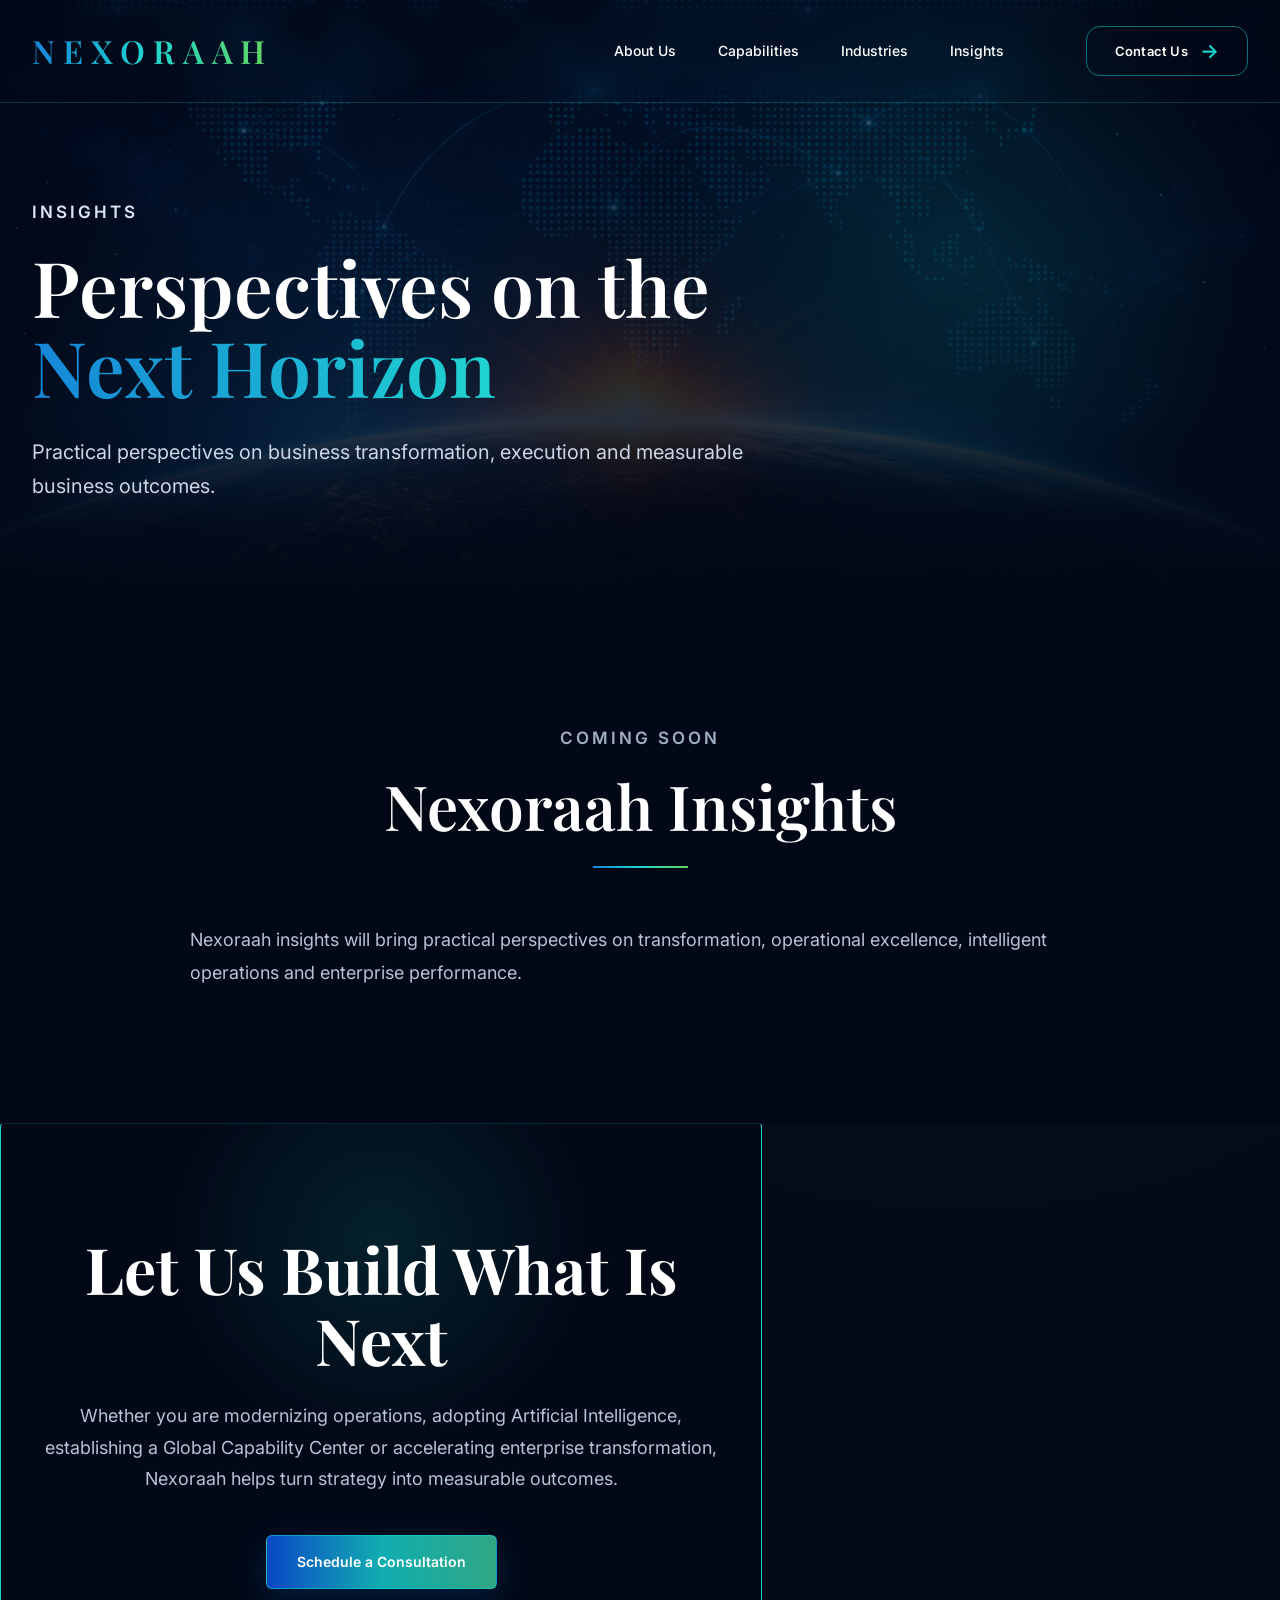
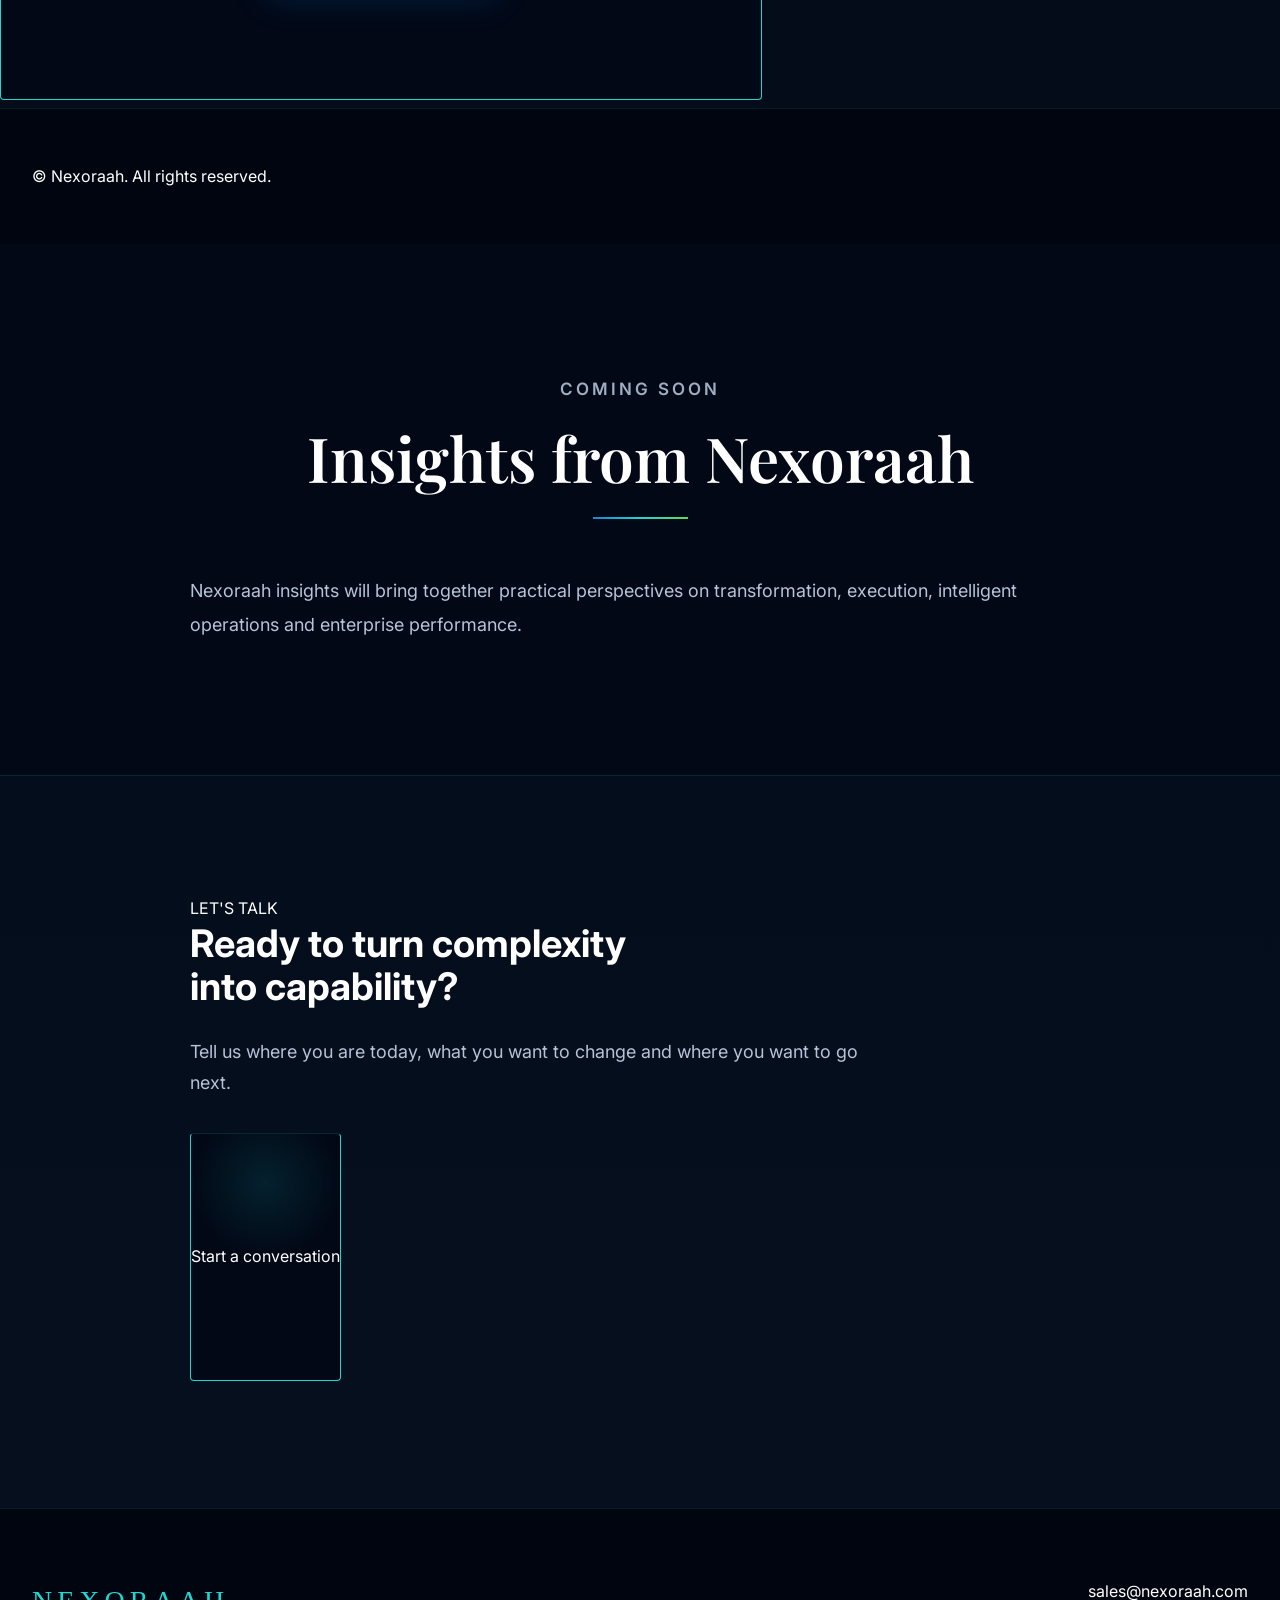
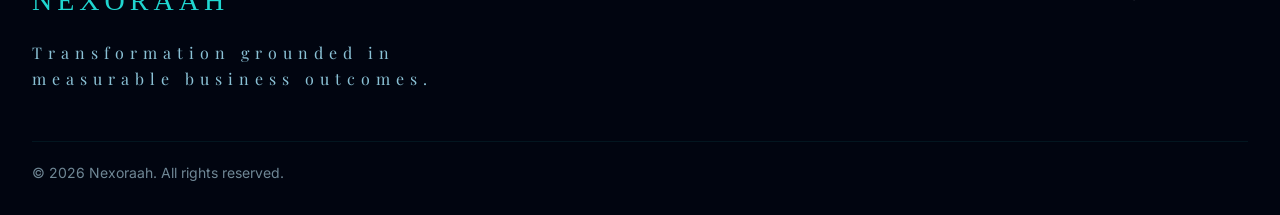
<file: insights.html>
<!DOCTYPE html>
<html lang="en">
<head>
  <meta charset="UTF-8">
  <meta name="viewport" content="width=device-width, initial-scale=1.0">
  <title>Insights | Nexoraah</title>
  <link rel="stylesheet" href="style.css">
</head>

<body>

<header class="navbar">
  <div class="container nav-wrapper">
    <a href="index.html" class="brand">NEXORAAH</a>

    <nav>
      <ul>
        <li><a href="about.html">About Us</a></li>
        <li><a href="capabilities.html">Capabilities</a></li>
        <li><a href="industries.html">Industries</a></li>
        <li><a href="insights.html">Insights</a></li>
      </ul>
    </nav>

    <a href="mailto:sales@nexoraah.com" class="contact-btn">
      Contact Us <span>→</span>
    </a>
  </div>
</header>

<main>

<section class="page-hero">
  <div class="container">

    <p class="eyebrow">INSIGHTS</p>

    <h1>
      Perspectives on the
      <span>Next Horizon</span>
    </h1>

    <p>
      Practical perspectives on business transformation,
      execution and measurable business outcomes.
    </p>

  </div>
</section>


<section class="content-section">

  <div class="container">

    <div class="section-heading">
      <p class="eyebrow">COMING SOON</p>
      <h2>Nexoraah Insights</h2>
    </div>

    <div class="single-content">

      <p>
        Nexoraah insights will bring practical perspectives on
        transformation, operational excellence, intelligent operations
        and enterprise performance.
      </p>

    </div>

  </div>

</section>


<section class="contact-cta">

  <div class="container">

    <h2>Let Us Build What Is Next</h2>

    <p>
      Whether you are modernizing operations, adopting Artificial Intelligence,
      establishing a Global Capability Center or accelerating enterprise
      transformation, Nexoraah helps turn strategy into measurable outcomes.
    </p>

    <a href="contact.html" class="primary-button">
      Schedule a Consultation
    </a>

  </div>

</section>

</main>

<footer>

  <div class="container">
    <p>© Nexoraah. All rights reserved.</p>
  </div>

</footer>

</body>
</html>
</section>


<section class="content-section">

<div class="container">

<div class="section-heading">

<p class="eyebrow">COMING SOON</p>

<h2>Insights from Nexoraah</h2>

</div>

<div class="single-content">

<p>
Nexoraah insights will bring together practical perspectives on
transformation, execution, intelligent operations and enterprise performance.
</p>

</div>

</div>

</section>


<section class="contact-section">

<div class="container contact-content">

<div class="section-label">LET'S TALK</div>

<h2>Ready to turn complexity<br>into capability?</h2>

<p>
Tell us where you are today, what you want to change
and where you want to go next.
</p>

<a href="contact.html" class="contact-cta">
Start a conversation
</a>

</div>

</section>

</main>


<footer class="site-footer">

<div class="container footer-content">

<div class="footer-brand">
<div class="footer-logo">NEXORAAH</div>
<p>Transformation grounded in measurable business outcomes.</p>
</div>

<div class="footer-contact">
<a href="mailto:sales@nexoraah.com">sales@nexoraah.com</a>
</div>

</div>

<div class="container footer-bottom">
<p>© 2026 Nexoraah. All rights reserved.</p>
</div>

</footer>

</body>
</html>
</file>
<file: style.css>
/* =========================================================
   NEXORAAH
   Global Design System
   ========================================================= */

@import url('https://fonts.googleapis.com/css2?family=Inter:wght@400;500;600;700&family=Playfair+Display:wght@500;600;700&display=swap');

:root {
  --navy-950: #020713;
  --navy-900: #06101f;
  --navy-800: #0a1830;
  --navy-700: #102647;

  --blue: #1684ff;
  --blue-deep: #1557d6;
  --teal: #18d7d2;
  --green: #4bd39c;
  --gold: #d6b56b;

  --white: #ffffff;
  --text: #dce7f5;
  --muted: #9eafc4;

  --border: rgba(255, 255, 255, 0.12);
  --border-light: rgba(255, 255, 255, 0.2);

  --container: 1240px;
  --radius: 18px;
}

/* =========================================================
   RESET
   ========================================================= */

* {
  box-sizing: border-box;
  margin: 0;
  padding: 0;
}

html {
  scroll-behavior: smooth;
}

body {
  min-height: 100vh;
  background:
    radial-gradient(circle at 75% 10%, rgba(24, 215, 210, 0.07), transparent 30%),
    linear-gradient(180deg, var(--navy-950), var(--navy-900));
  color: var(--white);
  font-family: 'Inter', sans-serif;
  line-height: 1.6;
  overflow-x: hidden;
}

img {
  display: block;
  max-width: 100%;
}

a {
  color: inherit;
  text-decoration: none;
}

button,
a {
  -webkit-tap-highlight-color: transparent;
}

ul {
  list-style: none;
}

/* =========================================================
   GLOBAL LAYOUT
   ========================================================= */

.container {
  width: min(calc(100% - 64px), var(--container));
  margin: 0 auto;
}

section {
  position: relative;
}

.section {
  padding: 110px 0;
}

.section-heading {
  max-width: 760px;
  margin-bottom: 55px;
}

.section-eyebrow {
  margin-bottom: 14px;
  color: var(--teal);
  font-size: 12px;
  font-weight: 700;
  letter-spacing: 3px;
  text-transform: uppercase;
}

.section-heading h2 {
  color: var(--white);
  font-family: 'Playfair Display', serif;
  font-size: clamp(38px, 5vw, 62px);
  font-weight: 600;
  line-height: 1.08;
}

.section-heading p {
  margin-top: 20px;
  color: var(--muted);
  font-size: 17px;
  line-height: 1.8;
}

/* =========================================================
   NAVIGATION
   ========================================================= */

.navbar {
  position: absolute;
  top: 0;
  left: 0;
  z-index: 20;
  width: 100%;
  background: rgba(2, 7, 19, 0.28);
  border-bottom: 1px solid rgba(255, 255, 255, 0.14);
  backdrop-filter: blur(12px);
  -webkit-backdrop-filter: blur(12px);
}

.nav-wrapper {
  display: flex;
  min-height: 86px;
  align-items: center;
}

.brand {
  color: var(--white);
  font-family: 'Playfair Display', serif;
  font-size: 28px;
  font-weight: 600;
  letter-spacing: 8px;
  line-height: 1;
}

.nav-wrapper nav {
  margin-left: auto;
  margin-right: 42px;
}

.nav-wrapper nav ul {
  display: flex;
  align-items: center;
  gap: 38px;
}

.nav-wrapper nav a {
  position: relative;
  color: rgba(255, 255, 255, 0.86);
  font-size: 14px;
  font-weight: 500;
  transition: color 0.25s ease;
}

.nav-wrapper nav a::after {
  position: absolute;
  right: 0;
  bottom: -8px;
  left: 0;
  height: 1px;
  background: linear-gradient(90deg, var(--blue), var(--teal), var(--green));
  content: '';
  transform: scaleX(0);
  transform-origin: center;
  transition: transform 0.25s ease;
}

.nav-wrapper nav a:hover,
.nav-wrapper nav a.active {
  color: var(--white);
}

.nav-wrapper nav a:hover::after,
.nav-wrapper nav a.active::after {
  transform: scaleX(1);
}

.contact-btn {
  display: inline-flex;
  min-height: 42px;
  align-items: center;
  gap: 12px;
  padding: 0 19px;
  border: 1px solid rgba(24, 215, 210, 0.65);
  border-radius: 4px;
  color: var(--white);
  font-size: 13px;
  font-weight: 600;
  letter-spacing: 0.2px;
  transition: all 0.25s ease;
}

.contact-btn span {
  color: var(--teal);
  font-size: 18px;
  line-height: 1;
}

.contact-btn:hover {
  background: rgba(24, 215, 210, 0.08);
  border-color: var(--teal);
  transform: translateY(-1px);
}

/* =========================================================
   HERO
   ========================================================= */

.hero {
  position: relative;
  min-height: 850px;
  overflow: hidden;
  background:
    linear-gradient(90deg, rgba(2, 7, 19, 0.98) 0%, rgba(2, 7, 19, 0.86) 38%, rgba(2, 7, 19, 0.35) 72%, rgba(2, 7, 19, 0.55) 100%),
    url('assets/assets.hero-background.png') center center / cover no-repeat;
}

.hero::before {
  position: absolute;
  inset: 0;
  background:
    radial-gradient(circle at 73% 30%, rgba(22, 132, 255, 0.12), transparent 25%),
    linear-gradient(180deg, rgba(2, 7, 19, 0.1), rgba(2, 7, 19, 0.2) 55%, rgba(2, 7, 19, 0.9));
  content: '';
  pointer-events: none;
}

.hero::after {
  position: absolute;
  right: 0;
  bottom: 0;
  left: 0;
  height: 2px;
  background: linear-gradient(
    90deg,
    transparent,
    var(--blue),
    var(--teal),
    var(--green),
    var(--gold),
    transparent
  );
  content: '';
  opacity: 0.9;
}

.hero-inner {
  position: relative;
  z-index: 2;
  display: grid;
  min-height: 850px;
  grid-template-columns: minmax(0, 1.05fr) minmax(420px, 0.95fr);
  align-items: center;
  gap: 30px;
  padding-top: 100px;
  padding-bottom: 175px;
}

.hero-content {
  max-width: 720px;
}

.hero-eyebrow {
  margin-bottom: 20px;
  color: var(--teal);
  font-size: 13px;
  font-weight: 700;
  letter-spacing: 4px;
  text-transform: uppercase;
}

.hero h1 {
  max-width: 760px;
  font-family: 'Playfair Display', serif;
  font-size: clamp(48px, 5.5vw, 82px);
  font-weight: 600;
  line-height: 1.04;
  letter-spacing: -1.5px;
}

.hero h1 .gradient-text {
  display: block;
  background: linear-gradient(
    90deg,
    var(--blue),
    var(--teal) 48%,
    var(--green) 78%,
    var(--gold)
  );
  -webkit-background-clip: text;
  background-clip: text;
  color: transparent;
}

.hero-rule {
  width: 145px;
  height: 2px;
  margin: 28px 0 23px;
  background: linear-gradient(
    90deg,
    var(--blue),
    var(--teal),
    var(--green),
    var(--gold)
  );
}

.hero-tagline {
  color: var(--teal);
  font-size: 18px;
  font-weight: 600;
  letter-spacing: 0.5px;
}

.hero-description {
  max-width: 650px;
  margin-top: 18px;
  color: var(--text);
  font-size: 17px;
  line-height: 1.8;
}

.hero-actions {
  display: flex;
  flex-wrap: wrap;
  gap: 14px;
  margin-top: 32px;
}

.primary-button,
.secondary-button {
  display: inline-flex;
  min-height: 50px;
  align-items: center;
  justify-content: center;
  padding: 0 25px;
  border-radius: 4px;
  font-size: 14px;
  font-weight: 600;
  transition: all 0.25s ease;
}

.primary-button {
  background: linear-gradient(90deg, var(--blue-deep), var(--teal));
  color: var(--white);
  box-shadow: 0 10px 35px rgba(22, 132, 255, 0.18);
}

.primary-button:hover {
  transform: translateY(-2px);
  box-shadow: 0 14px 40px rgba(24, 215, 210, 0.2);
}

.secondary-button {
  border: 1px solid rgba(24, 215, 210, 0.65);
  color: var(--white);
}

.secondary-button:hover {
  background: rgba(24, 215, 210, 0.08);
  border-color: var(--teal);
  transform: translateY(-2px);
}

/* =========================================================
   HERO ARTWORK
   ========================================================= */

.hero-visual {
  position: relative;
  display: flex;
  min-height: 470px;
  align-items: center;
  justify-content: center;
}

.hero-visual img {
  position: relative;
  z-index: 2;
  width: min(100%, 590px);
  height: auto;
  object-fit: contain;
  filter: drop-shadow(0 25px 60px rgba(0, 0, 0, 0.4));
}

.hero-visual::before {
  position: absolute;
  top: 50%;
  left: 50%;
  width: 430px;
  height: 430px;
  border-radius: 50%;
  background: radial-gradient(
    circle,
    rgba(24, 215, 210, 0.11),
    rgba(22, 132, 255, 0.05) 45%,
    transparent 70%
  );
  content: '';
  transform: translate(-50%, -50%);
}

/* =========================================================
   VALUE STRIP
   ========================================================= */

.value-strip {
  position: absolute;
  right: 0;
  bottom: 0;
  left: 0;
  z-index: 5;
  background: rgba(2, 7, 19, 0.72);
  border-top: 1px solid rgba(255, 255, 255, 0.12);
  backdrop-filter: blur(12px);
  -webkit-backdrop-filter: blur(12px);
}

.value-grid {
  display: grid;
  grid-template-columns: repeat(5, 1fr);
}

.value-item {
  position: relative;
  min-height: 100px;
  display: flex;
  flex-direction: column;
  align-items: center;
  justify-content: center;
  padding: 15px 20px;
  text-align: center;
}

.value-item + .value-item::before {
  position: absolute;
  top: 24px;
  bottom: 24px;
  left: 0;
  width: 1px;
  background: rgba(255, 255, 255, 0.16);
  content: '';
}

.value-icon {
  margin-bottom: 7px;
  color: var(--teal);
  font-size: 19px;
}

.value-item strong {
  color: var(--white);
  font-size: 12px;
  font-weight: 600;
  letter-spacing: 0.5px;
}

/* =========================================================
   CONTENT SECTIONS
   ========================================================= */

.dark-section {
  background: var(--navy-950);
}

.surface-section {
  background:
    radial-gradient(circle at 15% 10%, rgba(22, 132, 255, 0.05), transparent 25%),
    var(--navy-900);
}

.content-grid {
  display: grid;
  grid-template-columns: 0.9fr 1.1fr;
  gap: 90px;
  align-items: start;
}

.content-copy {
  color: var(--text);
  font-size: 17px;
  line-height: 1.85;
}

.content-copy p + p {
  margin-top: 20px;
}

.content-copy strong {
  color: var(--white);
}

.card-grid {
  display: grid;
  grid-template-columns: repeat(3, 1fr);
  gap: 20px;
}

.card {
  position: relative;
  padding: 30px;
  background: linear-gradient(
    145deg,
    rgba(16, 38, 71, 0.58),
    rgba(6, 16, 31, 0.82)
  );
  border: 1px solid var(--border);
  border-radius: var(--radius);
  transition: border-color 0.25s ease, transform 0.25s ease;
}

.card:hover {
  border-color: rgba(24, 215, 210, 0.4);
  transform: translateY(-4px);
}

.card-number {
  margin-bottom: 22px;
  color: var(--teal);
  font-size: 12px;
  font-weight: 700;
  letter-spacing: 2px;
}

.card h3 {
  color: var(--white);
  font-family: 'Playfair Display', serif;
  font-size: 25px;
  line-height: 1.2;
}

.card p {
  margin-top: 13px;
  color: var(--muted);
  font-size: 14px;
  line-height: 1.7;
}

/* =========================================================
   FRAMEWORK
   ========================================================= */

.framework {
  display: grid;
  grid-template-columns: repeat(5, 1fr);
  overflow: hidden;
  border: 1px solid var(--border);
  border-radius: var(--radius);
}

.framework-step {
  position: relative;
  min-height: 190px;
  padding: 28px 25px;
  background: rgba(10, 24, 48, 0.62);
}

.framework-step + .framework-step {
  border-left: 1px solid var(--border);
}

.framework-step span {
  display: block;
  margin-bottom: 22px;
  color: var(--teal);
  font-size: 12px;
  font-weight: 700;
  letter-spacing: 2px;
}

.framework-step h3 {
  color: var(--white);
  font-family: 'Playfair Display', serif;
  font-size: 24px;
}

.framework-step p {
  margin-top: 10px;
  color: var(--muted);
  font-size: 13px;
  line-height: 1.6;
}

/* =========================================================
   PAGE HERO
   ========================================================= */

.page-hero {
  position: relative;
  min-height: 620px;
  overflow: hidden;
  background:
    linear-gradient(90deg, rgba(2, 7, 19, 0.96), rgba(2, 7, 19, 0.68)),
    url('assets/assets.hero-background.png') center / cover no-repeat;
}

.page-hero::after {
  position: absolute;
  right: 0;
  bottom: 0;
  left: 0;
  height: 2px;
  background: linear-gradient(
    90deg,
    transparent,
    var(--blue),
    var(--teal),
    var(--green),
    var(--gold),
    transparent
  );
  content: '';
}

.page-hero-inner {
  position: relative;
  z-index: 2;
  display: grid;
  min-height: 620px;
  grid-template-columns: 1fr 0.8fr;
  align-items: center;
  gap: 50px;
  padding-top: 100px;
}

.page-hero-content {
  max-width: 720px;
}

.page-hero-eyebrow {
  margin-bottom: 18px;
  color: var(--teal);
  font-size: 12px;
  font-weight: 700;
  letter-spacing: 3px;
  text-transform: uppercase;
}

.page-hero h1 {
  font-family: 'Playfair Display', serif;
  font-size: clamp(45px, 5vw, 72px);
  font-weight: 600;
  line-height: 1.05;
}

.page-hero p {
  max-width: 680px;
  margin-top: 22px;
  color: var(--text);
  font-size: 17px;
  line-height: 1.8;
}

.page-hero-visual {
  display: flex;
  align-items: center;
  justify-content: center;
}

.page-hero-visual img {
  width: min(100%, 500px);
  filter: drop-shadow(0 25px 60px rgba(0, 0, 0, 0.45));
}

/* =========================================================
   CTA
   ========================================================= */

.cta-section {
  position: relative;
  overflow: hidden;
  padding: 100px 0;
  background:
    radial-gradient(circle at 80% 50%, rgba(24, 215, 210, 0.1), transparent 30%),
    var(--navy-950);
  border-top: 1px solid var(--border);
}

.cta-content {
  max-width: 820px;
}

.cta-content h2 {
  font-family: 'Playfair Display', serif;
  font-size: clamp(40px, 5vw, 65px);
  line-height: 1.08;
}

.cta-content p {
  max-width: 680px;
  margin: 22px 0 30px;
  color: var(--muted);
  font-size: 17px;
  line-height: 1.8;
}

/* =========================================================
   FOOTER
   ========================================================= */

footer {
  padding: 55px 0;
  background: #01050d;
  border-top: 1px solid var(--border);
}

.footer-inner {
  display: flex;
  align-items: center;
  justify-content: space-between;
  gap: 30px;
}

.footer-brand {
  color: var(--white);
  font-family: 'Playfair Display', serif;
  font-size: 22px;
  letter-spacing: 6px;
}

.footer-copy {
  color: var(--muted);
  font-size: 13px;
}

.footer-email {
  color: var(--teal);
  font-size: 13px;
}

/* =========================================================
   MOBILE
   ========================================================= */

@media (max-width: 1050px) {
  .nav-wrapper nav {
    margin-right: 25px;
  }

  .nav-wrapper nav ul {
    gap: 22px;
  }

  .hero-inner {
    grid-template-columns: 1fr 0.8fr;
  }

  .hero h1 {
    font-size: clamp(44px, 6vw, 68px);
  }

  .card-grid {
    grid-template-columns: repeat(2, 1fr);
  }

  .framework {
    grid-template-columns: repeat(3, 1fr);
  }

  .framework-step:nth-child(4) {
    border-left: 0;
    border-top: 1px solid var(--border);
  }

  .framework-step:nth-child(5) {
    border-top: 1px solid var(--border);
  }
}

@media (max-width: 800px) {
  .container {
    width: min(calc(100% - 36px), var(--container));
  }

  .navbar {
    position: absolute;
  }

  .nav-wrapper {
    min-height: 76px;
  }

  .brand {
    font-size: 23px;
    letter-spacing: 5px;
  }

  .nav-wrapper nav {
    display: none;
  }

  .contact-btn {
    margin-left: auto;
  }

  .hero {
    min-height: 900px;
  }

  .hero-inner {
    min-height: 900px;
    grid-template-columns: 1fr;
    gap: 10px;
    padding-top: 120px;
    padding-bottom: 170px;
  }

  .hero-content {
    align-self: center;
  }

  .hero-visual {
    min-height: 260px;
    margin-top: -20px;
  }

  .hero-visual img {
    width: min(90%, 430px);
  }

  .value-grid {
    grid-template-columns: repeat(5, 1fr);
  }

  .value-item {
    min-height: 80px;
    padding: 10px 5px;
  }

  .value-icon {
    font-size: 15px;
  }

  .value-item strong {
    font-size: 9px;
  }

  .page-hero {
    min-height: 650px;
  }

  .page-hero-inner {
    min-height: 650px;
    grid-template-columns: 1fr;
    padding-top: 110px;
    text-align: left;
  }

  .page-hero-visual {
    display: none;
  }

  .content-grid {
    grid-template-columns: 1fr;
    gap: 45px;
  }

  .section {
    padding: 80px 0;
  }

  .framework {
    grid-template-columns: 1fr;
  }

  .framework-step {
    min-height: auto;
  }

  .framework-step + .framework-step {
    border-top: 1px solid var(--border);
    border-left: 0;
  }

  .framework-step:nth-child(4),
  .framework-step:nth-child(5) {
    border-top: 1px solid var(--border);
  }
}

@media (max-width: 560px) {
  .contact-btn {
    min-height: 38px;
    padding: 0 12px;
    font-size: 11px;
  }

  .hero {
    min-height: 930px;
  }

  .hero-inner {
    min-height: 930px;
  }

  .hero h1 {
    font-size: 44px;
  }

  .hero-tagline {
    font-size: 16px;
  }

  .hero-description {
    font-size: 15px;
  }

  .hero-actions {
    flex-direction: column;
    align-items: stretch;
  }

  .primary-button,
  .secondary-button {
    width: 100%;
  }

  .value-item strong {
    font-size: 8px;
    letter-spacing: 0;
  }

  .value-item {
    min-height: 76px;
  }

  .card-grid {
    grid-template-columns: 1fr;
  }

  .footer-inner {
    flex-direction: column;
    align-items: flex-start;
  }
                               }
--blue:#0B4FD9;

--teal:#14D7D7;

--green:#3CCFA0;

--white:#FFFFFF;

--light:#D9E7FF;

}

/* ==========================================================
   NAVIGATION
========================================================== */

.navbar{

position:fixed;

top:0;

left:0;

width:100%;

z-index:999;

background:rgba(2,8,22,.75);

backdrop-filter:blur(18px);

border-bottom:1px solid rgba(20,215,215,.15);

}

.nav-wrapper{
    display:flex;
    align-items:center;
    padding:22px 0;
}

.nav-wrapper nav{
    margin-left:auto;
    margin-right:42px;
}

.brand{
    font-family:'Playfair Display',serif;
    font-size:32px;
    font-weight:600;
    letter-spacing:8px;
    background:linear-gradient(
        90deg,
        #1686D8,
        #20D6D0,
        #63D65A
    );
    -webkit-background-clip:text;
    background-clip:text;
    color:transparent;
    white-space:nowrap;
}

}

nav ul{

display:flex;

list-style:none;

gap:50px;

}

nav a{

font-size:17px;

font-weight:500;

transition:.3s;

}

nav a:hover{

color:var(--teal);

}

.contact-btn{

padding:14px 28px;

border:1px solid rgba(20,215,215,.5);

border-radius:14px;

display:flex;

align-items:center;

gap:12px;

transition:.3s;

}

.contact-btn:hover{

background:rgba(20,215,215,.08);

transform:translateY(-2px);

}

.contact-btn span{

font-size:20px;

}

/* ==========================================================
   HERO
========================================================== */

.hero{

position:relative;

min-height:100vh;

display:flex;

align-items:center;

padding-top:190px;

overflow:hidden;

}

.hero-background{

position:absolute;

inset:0;

z-index:0;

}

.world-map{

position:absolute;

top:60px;

right:0;

width:60%;

opacity:.12;

}

.earth-horizon{

position:absolute;

bottom:0;

left:0;

width:100%;

}

.hero-grid{

position:relative;

z-index:5;

display:grid;

grid-template-columns:1.1fr 1fr;

align-items:center;

gap:80px;

}
/* ==========================================================
   HERO CONTENT
========================================================== */

.hero-left{
    max-width:720px;
}

.hero-left h1{
    font-family:'Playfair Display',serif;
    font-size:clamp(48px,5vw,76px);
    line-height:1.08;
    font-weight:600;
    letter-spacing:-1.5px;
    margin-bottom:24px;
}

.hero-left h1 span{
    display:block;
}

.hero-left h1 .headline-top{
    color:#ffffff;
    white-space:nowrap;
}

.hero-left h1 span:not(.headline-top){
    background:linear-gradient(
        90deg,
        #1686D8 0%,
        #20D6D0 45%,
        #63D65A 100%
    );
    -webkit-background-clip:text;
    background-clip:text;
    color:transparent;
}

.hero-line{
    width:92px;
    height:3px;
    background:linear-gradient(
        90deg,
        #20D6D0,
        #63D65A
    );
    margin:26px 0;
}

.hero-tagline{
    font-size:25px;
    font-weight:500;
    color:#20D6D0;
    margin-bottom:22px;
}

.hero-description{
    max-width:650px;
    font-size:19px;
    line-height:1.75;
    color:#B8C3D6;
    margin-bottom:38px;
}

/* ==========================================================
   HERO BUTTONS
========================================================== */

.hero-buttons{
    display:flex;
    flex-wrap:wrap;
    gap:20px;
}

.btn-primary,
.btn-secondary{
    display:inline-flex;
    align-items:center;
    justify-content:center;
    gap:12px;
    min-height:62px;
    padding:0 28px;
    border-radius:9px;
    font-size:17px;
    font-weight:500;
    transition:all .3s ease;
}

.btn-primary{
background:linear-gradient(
    100deg,
    #1686D8,
    #20D6D0,
    #63D65A
    ) ;
    color:#ffffff;
    border:1px solid transparent;
}

.btn-primary:hover{
    transform:translateY(-3px);
    box-shadow:0 12px 35px rgba(32,214,208,.2);
}

.btn-secondary{
    border:1px solid rgba(32,214,208,.65);
    color:#ffffff;
    background:rgba(2,8,22,.35);
}

.btn-secondary:hover{
    transform:translateY(-3px);
    background:rgba(32,214,208,.08);
    border-color:#63D65A;
}

/* ==========================================================
   HERO LOGO
========================================================== */

.hero-right{
    display:flex;
    align-items:center;
    justify-content:center;
    min-height:520px;
    position:relative;
    z-index:6;
}

.hero-logo{
    width:min(100%,620px);
    display:flex;
    justify-content:center;
    align-items:center;
}

.hero-logo img{
    width:100%;
    max-width:620px;
    height:auto;
    display:block;
    object-fit:contain;
}


/* ==========================================================
   HERO HIGHLIGHTS
========================================================== */

.hero-highlights{
    position:relative;
    z-index:10;
    border-top:1px solid rgba(32,214,208,.18);
    background:rgba(2,8,22,.72);
    padding:30px 0 34px;
}

.highlights-grid{
    display:grid;
    grid-template-columns:repeat(5,1fr);
}

.highlight-item{
    min-height:95px;
    padding:0 24px;
    display:flex;
    align-items:center;
    gap:16px;
    border-right:1px solid rgba(20,183,215,.22);
}

.highlight-item:first-child{
    padding-left:0;
}

.highlight-item:last-child{
    border-right:none;
}

.highlight-icon{
    flex:0 0 48px;
    width:48px;
    height:48px;
    display:flex;
    align-items:center;
    justify-content:center;
}

.highlight-icon img{
    width:44px;
    height:44px;
    object-fit:contain;
}

.highlight-item h3{
    font-size:16px;
    font-weight:600;
    margin-bottom:5px;
    color:#ffffff;
}

.highlight-item p{
    font-size:13px;
    line-height:1.5;
    color:#B9C7D9;
}

/* ==========================================================
   MOBILE
========================================================== */

@media(max-width:1100px){

    nav ul{
        gap:25px;
    }

    .hero-grid{
        grid-template-columns:1fr 1fr;
        gap:35px;
    }

    .hero-left h1{
        font-size:52px;
    }

    .highlights-grid{
        grid-template-columns:repeat(3,1fr);
        row-gap:25px;
    }

    .highlight-item:nth-child(3){
        border-right:none;
    }

}

@media(max-width:768px){

    .nav-wrapper{
        padding:16px 0;
    }

    .brand{
    font-size:22px;
    letter-spacing:5px;
    }

    nav{
        display:none;
    }

    .contact-btn{
        padding:10px 16px;
        font-size:14px;
    }

    .hero{
        min-height:auto;
        padding-top:110px;
        padding-bottom:40px;
    }

    .hero-grid{
        grid-template-columns:1fr;
        gap:30px;
    }

    .hero-left{
        max-width:none;
    }

    .hero-left h1{
        font-size:44px;
    }

    .hero-tagline{
        font-size:20px;
    }

    .hero-description{
        font-size:17px;
    }

    .hero-right{
        min-height:auto;
    }

    .hero-logo{
        max-width:500px;
    }

    .highlights-grid{
        grid-template-columns:1fr;
    }

    .highlight-item,
    .highlight-item:first-child{
        padding:15px 0;
        border-right:none;
        border-bottom:1px solid rgba(32,214,208,.18);
    }

    .highlight-item:last-child{
        border-bottom:none;
    }

}

@media(max-width:480px){

    .container{
        width:88%;
    }

    .contact-btn span{
        display:none;
    }

    .hero-left h1{
        font-size:38px;
    }

    .hero-buttons{
      
        flex-direction:column;
    }

    .btn-primary,
    .btn-secondary{
        width:100%;}
    .perspective-grid{
    grid-template-columns:1fr;
    gap:50px;
}

.perspective-statement h2{
    font-size:38px;
}

.perspective-highlight{
    font-size:22px;
}

.perspective-content p{
    font-size:18px;
}
    }

  }/* ==========================================================
   HERO BACKGROUND
========================================================== */

.hero{
    position:relative;
    overflow:hidden;
}

.hero::before{
    content:"";
    position:absolute;
    inset:0;
    background-image:url("assets/hero-background.png");
    background-size:cover;
    background-position:center bottom;
    background-repeat:no-repeat;
    opacity:.55;
    z-index:0;
    pointer-events:none;
}

.hero > *{
    position:relative;
   
    z-index:2;
}

/* Keep the mobile hero clean */
@media (max-width:899px){
    .hero::before{
        display:none;
    }
}

/* ==========================================================
   HIGHLIGHT ICONS
========================================================== */

.highlight-icon{
    width:48px;
    height:48px;
    display:flex;
    align-items:center;
    justify-content:center;
    flex-shrink:0;
}

.highlight-icon svg{
    width:42px;
    height:42px;
    fill:none;
    stroke:#20D6D0;
    stroke-width:1.5;
    stroke-linecap:round;
    stroke-linejoin:round;
}

.highlight-item:nth-child(1) .highlight-icon svg{
    stroke:#1686D8;
}

.highlight-item:nth-child(2) .highlight-icon svg{
    stroke:#20D6D0;
}

.highlight-item:nth-child(3) .highlight-icon svg{
    stroke:#63D65A;
}

.highlight-item:nth-child(4) .highlight-icon svg{
    stroke:#63D65A;
}

.highlight-item:nth-child(5) .highlight-icon svg{
    stroke:#20D6D0;
}
/* ================================
   ABOUT US
================================ */

.about-section{
    padding:100px 0;
    border-top:1px solid rgba(32,214,208,.12);
}

.about-content{
    max-width:900px;
    margin:0 auto;
}

.about-label{
    color:#20D6D0;
    font-size:14px;
    font-weight:700;
    letter-spacing:2px;
    margin-bottom:18px;
}

.about-content h2{
    font-size:48px;
    line-height:1.15;
    margin:0 0 28px;
    color:#ffffff;
}

.about-content p{
    font-size:20px;
    line-height:1.7;
    color:#b8c3d6;
    margin:0 0 22px;
}

.about-closing{
    color:#ffffff !important;
    font-weight:600;
    margin-top:35px !important;
}
/* =================================
   OUR PERSPECTIVE
   ================================= */

.perspective-section{
    padding:100px 0;
    border-top:1px solid rgba(32,214,208,.12);
}

.perspective-grid{
    display:grid;
    grid-template-columns:1fr 1fr;
    gap:80px;
    align-items:center;
}

.perspective-label{
    color:#20D6D0;
    font-size:14px;
    font-weight:700;
    letter-spacing:2px;
    margin-bottom:18px;
}

.perspective-statement h2{
    font-size:48px;
    line-height:1.15;
    margin:0;
    color:#ffffff;
}

.perspective-highlight{
    margin-top:24px;
    font-size:24px;
    line-height:1.4;
    color:#20D6D0;
    font-weight:600;
}

.perspective-content p{
    font-size:20px;
    line-height:1.7;
    color:#b8c2d6;
    margin:0 0 24px;
}

.perspective-content p:last-child{
    margin-bottom:0;
    color:#ffffff;
    font-weight:600;

}
/* ==============================
   CAPABILITIES
   ============================== */

.capabilities-section{
    padding:100px 0;
    border-top:1px solid rgba(32,214,208,.12);
}

.capabilities-intro{
    max-width:800px;
    margin-bottom:60px;
}

.capabilities-intro .section-label{
    color:#20D6D0;
    font-size:14px;
    font-weight:700;
    letter-spacing:2px;
    margin-bottom:18px;
}

.capabilities-intro h2{
    font-size:48px;
    line-height:1.15;
    margin:0 0 28px;
    color:#ffffff;
}

.capabilities-intro p{
    font-size:20px;
    line-height:1.7;
    color:#b8c2d6;
    margin:0;
}

.capabilities-grid{
    display:grid;
    grid-template-columns:1fr 1fr;
    gap:24px;
}

.capability-card{
    padding:32px;
    border:1px solid rgba(45,220,220,.16);
    background:rgba(32,214,208,.16);
}

.capability-number{
    color:#20D6D0;
    font-size:14px;
    font-weight:700;
    letter-spacing:2px;
    margin-bottom:22px;
}

.capability-card h3{
    font-size:24px;
    line-height:1.3;
    color:#ffffff;
    margin:0 0 16px;
}

.capability-card p{
    font-size:17px;
    line-height:1.7;
    color:#b8c2d6;
    margin:0;
}
/* ==============================
   INDUSTRIES
   ============================== */

.industries-section{
    padding:100px 0;
    border-top:1px solid rgba(32,214,208,.12);
}

.industries-intro{
    max-width:800px;
    margin-bottom:60px;
}

.industries-intro .section-label{
    color:#20D6D0;
    font-size:14px;
    font-weight:700;
    letter-spacing:2px;
    margin-bottom:18px;
}

.industries-intro h2{
    font-size:48px;
    line-height:1.15;
    margin:0 0 28px;
    color:#ffffff;
}

.industries-intro p{
    font-size:20px;
    line-height:1.7;
    color:#b8c2d6;
    margin:0;
}

.industries-grid{
    display:grid;
    grid-template-columns:1fr 1fr;
    gap:24px;
}

.industry-item{
    padding:30px;
    border:1px solid rgba(32,214,208,.16);
    background:rgba(255,255,255,.02);
}

.industry-item h3{
    font-size:22px;
    line-height:1.3;
    color:#ffffff;
    margin:0 0 14px;
}

.industry-item p{
    font-size:17px;
    line-height:1.7;
    color:#b8c2d6;
    margin:0;
}
.contact-section{
    padding:120px 0;
    border-top:1px solid rgba(32,214,208,.12);
}

.contact-content{
    max-width:900px;
    margin:0 auto;
}

.contact-content h2{
    font-size:48px;
    line-height:1.15;
    margin:0 0 28px;
    color:#ffffff;
}

.contact-content p{
    font-size:20px;
    line-height:1.7;
    color:#b8c2d6;
    max-width:700px;
    margin:0 0 35px;
}

.contact-cta{
    display:inline-block;
    padding:16px 28px;
    border:1px solid #20D6D0;
    border-radius:4px;
    color:#ffffff;
    text-decoration:none;
    font-size:16px;
}
/* =========================
   FOOTER
   ========================= */

.site-footer{
    padding:70px 0 30px;
    border-top:1px solid rgba(32,214,208,.12);
}

.footer-content{
    display:flex;
    justify-content:space-between;
    align-items:flex-start;
    gap:40px;
}

.footer-logo{
    font-family:Georgia,serif;
    font-size:28px;
    letter-spacing:5px;
    color:#20D6D0;
}

.footer-brand p{
    max-width:420px;
    margin:16px 0 0;
    font-size:16px;
    line-height:1.6;
    color:#8bC2d6;
}

.footer-contact a{
    color:#ffffff;
    text-decoration:none;
    font-size:16px;
}

.footer-bottom{
    margin-top:50px;
    padding-top:20px;
    border-top:1px solid rgba(32,214,208,.08);
}

.footer-bottom p{
    margin:0;
    font-size:14px;
    color:#6f8795;
}
/* ==============================
   IMPACT
   ============================== */

.impact-section{
    padding:100px 0;
    border-top:1px solid rgba(45,220,220,.12);
}

.impact-intro{
    max-width:900px;
    margin-bottom:50px;
}

.impact-label{
    color:#20d6d0;
    font-size:14px;
    font-weight:700;
    letter-spacing:2px;
    margin-bottom:14px;
}

.impact-intro h2{
    font-size:38px;
    line-height:1.15;
    color:#ffffff;
    margin:0 0 22px;
}

.impact-intro p{
    font-size:18px;
    line-height:1.7;
    color:#b8c3d6;
    margin:0;
}

.impact-grid{
    display:grid;
    grid-template-columns:1fr;
    gap:18px;
}

.impact-item{
    padding:24px;
    border:1px solid rgba(32,214,208,.12);
    background:rgba(255,255,255,.02);
}

.impact-item h3{
    font-size:22px;
    line-height:1.2;
    color:#ffffff;
    margin:0 0 12px;
}

.impact-item p{
    font-size:17px;
    line-height:1.6;
    color:#b8c3d6;
    margin:0;
}

@media (max-width:600px){

    .site-footer{
        padding:55px 0 25px;
    }

    .footer-content{
        flex-direction:column;
        gap:30px;
    }

    .footer-logo{
        font-size:24px;
    }

    .footer-brand p{
        font-size:15px;
    }

}

@media(max-width:600px){

    .perspective-grid{
        grid-template-columns:1fr;
        gap:50px;
    }
    .capabilities-section{
        padding:70px 0;
    }

    .capabilities-intro{
        margin-bottom:40px;
    }

    .capabilities-intro h2{
        font-size:38px;
    }

    .capabilities-intro p{
        font-size:18px;
    }

    .capabilities-grid{
        grid-template-columns:1fr;
        gap:18px;
    }

    .capability-card{
        padding:24px;
    }

    .capability-card h3{
        font-size:22px;
    }

    .capability-card p{
        font-size:17px;
       }
}

.industries-section{
    padding:70px 0;
}

.industries-intro{
    margin-bottom:40px;
}

.industries-intro h2{
    font-size:38px;
}

.industries-intro p{
    font-size:18px;
}

.industries-grid{
    grid-template-columns:1fr;
    gap:18px;
}

.industry-item{
    padding:24px;
}

.industry-item h3{
    font-size:22px;
}

.industry-item p{
    font-size:17px;
}
}
.contact-section{
    padding:70px 0;
}

.contact-content h2{
    font-size:38px;
}

.contact-content p{
    font-size:18px;
   
.impact-section{
    padding:55px 0;
}

.impact-intro{
    margin-bottom:25px;
}

.impact-intro h2{
    font-size:25px;
    line-height:1.2;
    margin-bottom:16px;
}

.impact-intro p{
    font-size:15px;
    line-height:1.5;
}

.impact-grid{
    display:grid;
    grid-template-columns:1fr;
    gap:10px;
}

.impact-item{
    padding:16px;
}

.impact-item h3{
    font-size:18px;
    margin-bottom:8px;
}

.impact-item p{
    font-size:15px;
    line-height:1.5;
}
@media (max-width:800px){

    .impact-grid{
        grid-template-columns:1fr !important;
        gap:14px;
    }

    .impact-item{
        padding:16px;
    }

}}
/* =========================================
   NEXORAAH MULTI-PAGE VISUAL SYSTEM
   ========================================= */

.page-hero {
    position: relative;
    min-height: 520px;
    display: flex;
    align-items: center;
    overflow: hidden;
    padding: 150px 0 90px;
    background:
        linear-gradient(rgba(2,8,22,.68), rgba(2,8,22,.92)),
        url("assets/assets.hero-background.png") center/cover no-repeat;
    border-bottom: 1px solid rgba(20,215,215,.18);
}

.page-hero::before {
    content: "";
    position: absolute;
    inset: 0;
    background:
        radial-gradient(circle at 75% 45%, rgba(20,215,215,.13), transparent 30%),
        radial-gradient(circle at 25% 70%, rgba(22,134,216,.12), transparent 32%);
    pointer-events: none;
}

.page-hero .container {
    position: relative;
    z-index: 2;
}

.eyebrow {
    color: var(--teal);
    font-size: 13px;
    font-weight: 600;
    letter-spacing: 3px;
    text-transform: uppercase;
    margin-bottom: 18px;
}

.page-hero h1 {
    max-width: 950px;
    margin-bottom: 28px;
    font-family: "Playfair Display", Georgia, serif;
    font-size: clamp(48px, 6vw, 82px);
    line-height: 1.05;
    font-weight: 600;
}

.page-hero h1 span {
    display: block;
    background: linear-gradient(
        90deg,
        #1686D8,
        #20D6D0,
        #63D65A
    );
    -webkit-background-clip: text;
    background-clip: text;
    color: transparent;
}

.page-hero > .container > p:last-child {
    max-width: 760px;
    color: #cbd5e5;
    font-size: 20px;
    line-height: 1.7;
}

.content-section {
    position: relative;
    padding: 110px 0;
    background: #020816;
}

.content-section.alternate-section {
    background:
        linear-gradient(
            135deg,
            rgba(11,79,217,.06),
            rgba(20,215,215,.025)
        ),
        #030b18;
    border-top: 1px solid rgba(20,215,215,.07);
    border-bottom: 1px solid rgba(20,215,215,.07);
}

.section-heading {
    max-width: 900px;
    margin: 0 auto 55px;
    text-align: center;
}

.section-heading h2 {
    font-family: "Playfair Display", Georgia, serif;
    font-size: clamp(38px, 5vw, 62px);
    line-height: 1.12;
    font-weight: 600;
    color: #ffffff;
}

.section-heading h2::after {
    content: "";
    display: block;
    width: 95px;
    height: 2px;
    margin: 25px auto 0;
    background: linear-gradient(
        90deg,
        #1686D8,
        #20D6D0,
        #63D65A
    );
}

.single-content {
    max-width: 900px;
    margin: 0 auto;
}

.single-content p,
.perspective-content p {
    color: #b8c3d6;
    font-size: 18px;
    line-height: 1.85;
    margin-bottom: 24px;
}

.single-content h3,
.perspective-content h3 {
    color: #ffffff;
    font-family: "Playfair Display", Georgia, serif;
    font-size: 30px;
    line-height: 1.3;
    margin-bottom: 20px;
}

.principles-grid {
    max-width: 1100px;
    margin: 0 auto;
    display: grid;
    grid-template-columns: repeat(3, 1fr);
    gap: 20px;
}

.principle-card {
    min-height: 130px;
    padding: 30px;
    display: flex;
    align-items: center;
    border: 1px solid rgba(20,215,215,.16);
    border-radius: 8px;
    background:
        linear-gradient(
            145deg,
            rgba(20,215,215,.07),
            rgba(255,255,255,.018)
        );
    color: #ffffff;
    font-size: 17px;
    line-height: 1.5;
    transition: .3s ease;
}

.principle-card:hover {
    transform: translateY(-4px);
    border-color: rgba(20,215,215,.45);
    box-shadow: 0 15px 40px rgba(0,0,0,.25);
}

.contact-cta {
    position: relative;
    padding: 110px 0;
    text-align: center;
    overflow: hidden;
    background:
        radial-gradient(circle at 50% 20%, rgba(20,215,215,.12), transparent 35%),
        #020816;
    border-top: 1px solid rgba(20,215,215,.15);
}

.contact-cta h2 {
    max-width: 900px;
    margin: 0 auto 25px;
    font-family: "Playfair Display", Georgia, serif;
    font-size: clamp(40px, 5vw, 64px);
    line-height: 1.1;
}

.contact-cta p {
    max-width: 760px;
    margin: 0 auto 20px;
    color: #b8c3d6;
    font-size: 18px;
    line-height: 1.75;
}

.primary-button {
    display: inline-flex;
    align-items: center;
    justify-content: center;
    margin-top: 20px;
    padding: 15px 30px;
    border: 1px solid rgba(20,215,215,.55);
    border-radius: 6px;
    background: linear-gradient(
        90deg,
        rgba(11,79,217,.9),
        rgba(20,215,215,.8),
        rgba(60,207,160,.8)
    );
    color: #ffffff;
    font-weight: 600;
    transition: .3s ease;
}

.primary-button:hover {
    transform: translateY(-2px);
    box-shadow: 0 12px 30px rgba(20,215,215,.15);
}

footer {
    background: #010510;
    border-top: 1px solid rgba(20,215,215,.12);
}

/* Mobile */

@media (max-width: 800px) {

    .page-hero {
        min-height: 460px;
        padding: 125px 0 70px;
    }

    .page-hero h1 {
        font-size: 46px;
    }

    .page-hero > .container > p:last-child {
        font-size: 17px;
    }

    .content-section {
        padding: 75px 0;
    }

    .section-heading {
        margin-bottom: 38px;
    }

    .section-heading h2 {
        font-size: 38px;
    }

    .principles-grid {
        grid-template-columns: 1fr;
    }

    .contact-cta {
        padding: 75px 0;
    }

}
/* =========================================
   SHARED NAVIGATION
   ========================================= */

.navbar .nav-wrapper {
    display: flex;
    align-items: center;
    justify-content: space-between;
    gap: 40px;
}

.navbar .brand {
    flex-shrink: 0;
}

.navbar nav {
    margin-left: auto;
}

.navbar nav ul {
    display: flex;
    align-items: center;
    gap: 42px;
    margin: 0;
    padding: 0;
    list-style: none;
}

.navbar nav ul li {
    margin: 0;
    padding: 0;
    list-style: none;
}

.navbar nav ul li a {
    display: inline-block;
    color: #ffffff;
    text-decoration: none;
    white-space: nowrap;
}

.navbar .contact-btn {
    flex-shrink: 0;
    white-space: nowrap;
}

@media (max-width: 900px) {
    .navbar nav ul {
        gap: 22px;
    }

    .navbar .nav-wrapper {
        gap: 20px;
    }
}

@media (max-width: 700px) {
    .navbar nav {
        display: none;
    }

    .navbar .nav-wrapper {
        justify-content: space-between;
    }
}
/* =========================================
   INTEGRATED PAGE HEADER
   ========================================= */

body:has(.page-hero) .navbar {
    position: absolute;
    top: 0;
    left: 0;
    right: 0;
    z-index: 100;
    background: transparent;
    border-bottom: 1px solid rgba(30, 210, 210, 0.22);
}

body:has(.page-hero) .navbar .nav-wrapper {
    min-height: 102px;
}

body:has(.page-hero) .page-hero {
    margin-top: 0;
    padding-top: 175px;
    min-height: 560px;
    border-bottom: 0;
}

body:has(.page-hero) .page-hero::after {
    content: "";
    position: absolute;
    left: 0;
    right: 0;
    bottom: 0;
    height: 180px;
    background: linear-gradient(
        to bottom,
        transparent,
        #020816
    );
    pointer-events: none;
}

body:has(.page-hero) .page-hero .container {
    position: relative;
    z-index: 2;
}

@media (max-width: 800px) {
    body:has(.page-hero) .navbar .nav-wrapper {
        min-height: 82px;
    }

    body:has(.page-hero) .page-hero {
        padding-top: 125px;
        min-height: 480px;
    }
}
</file>
